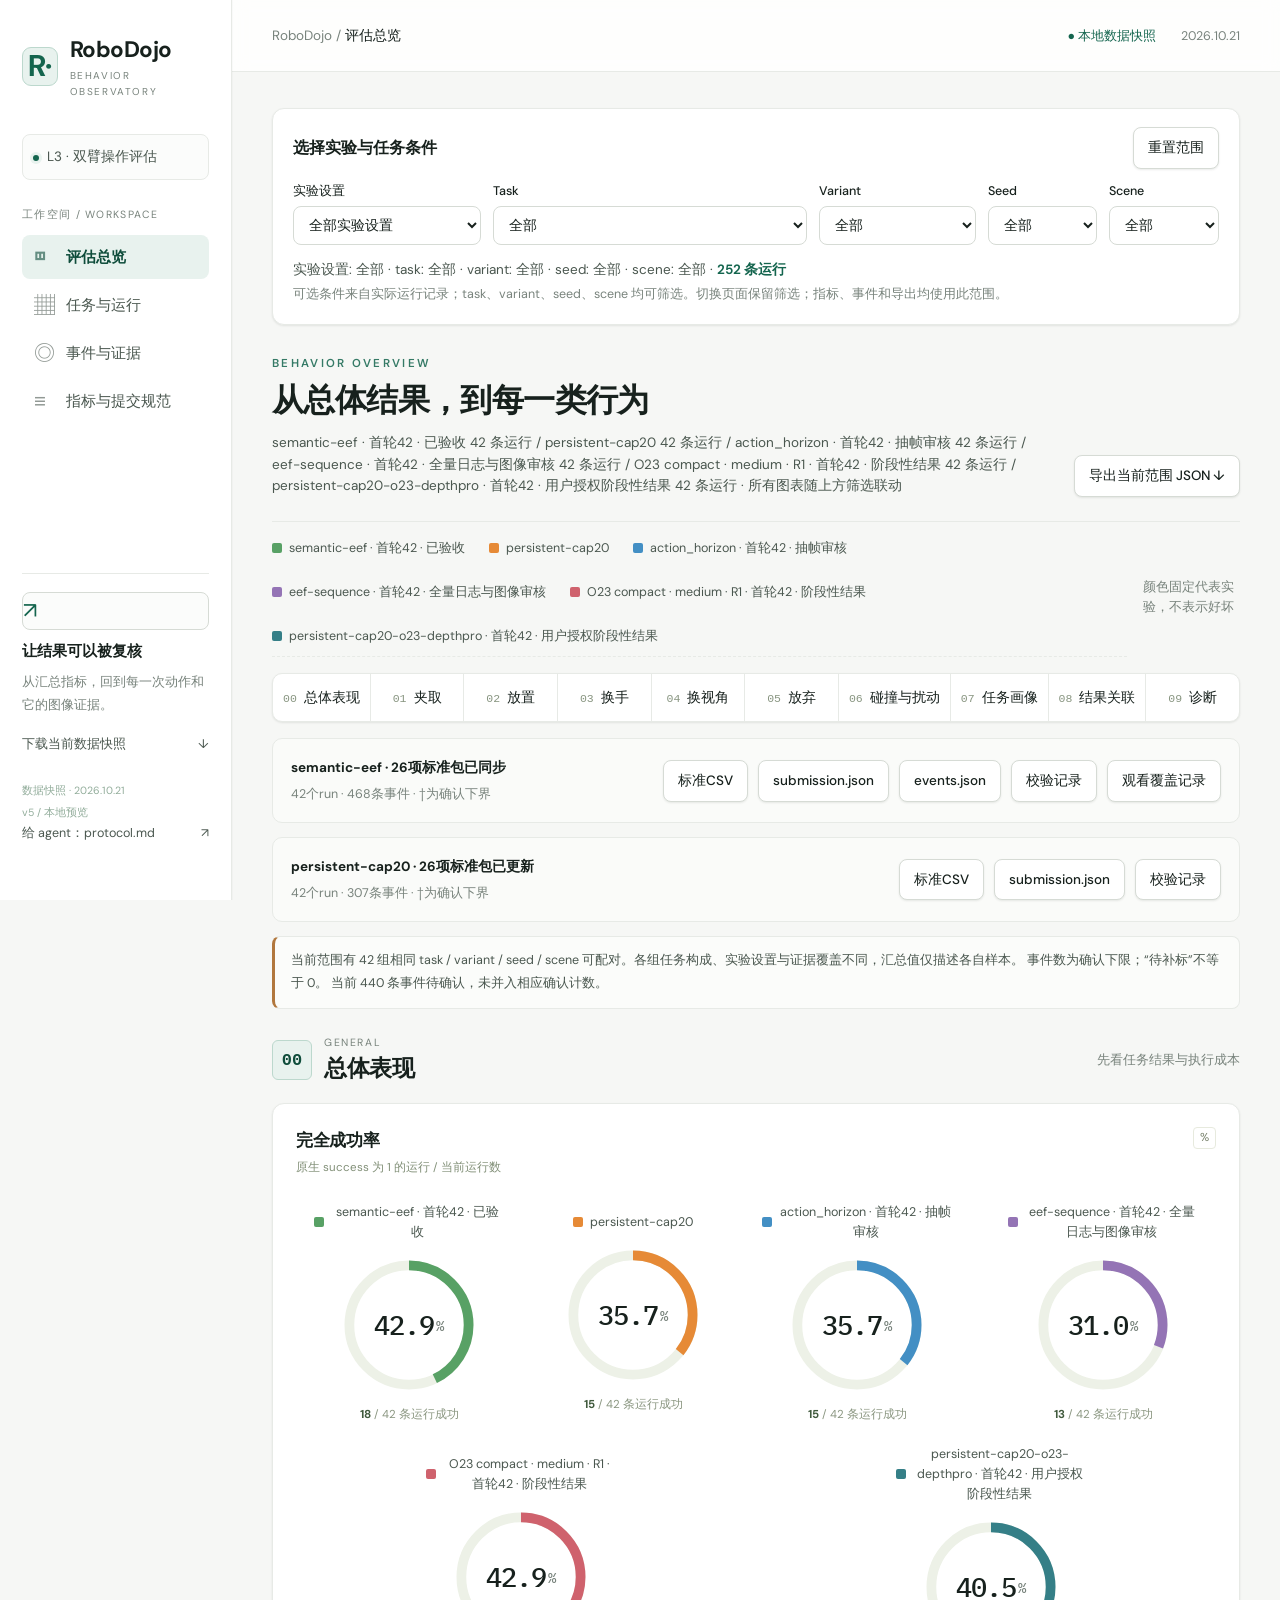
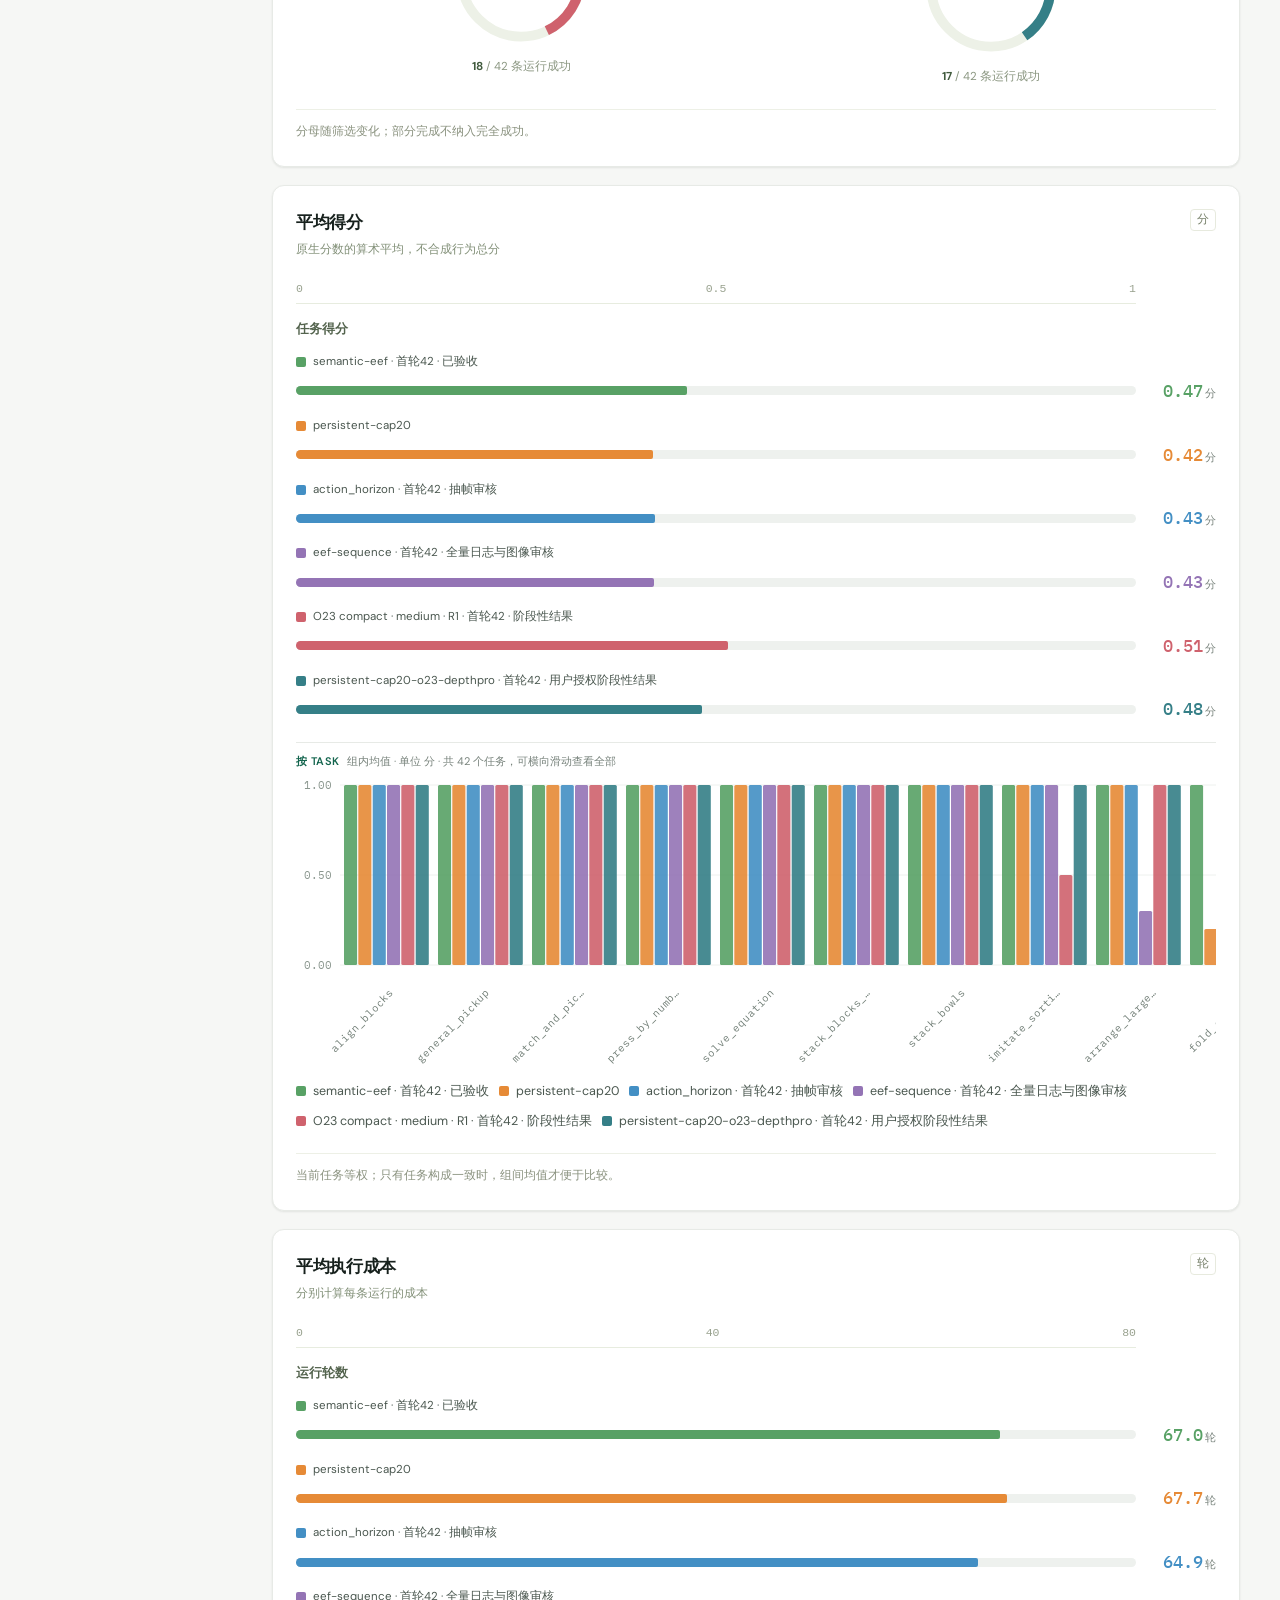
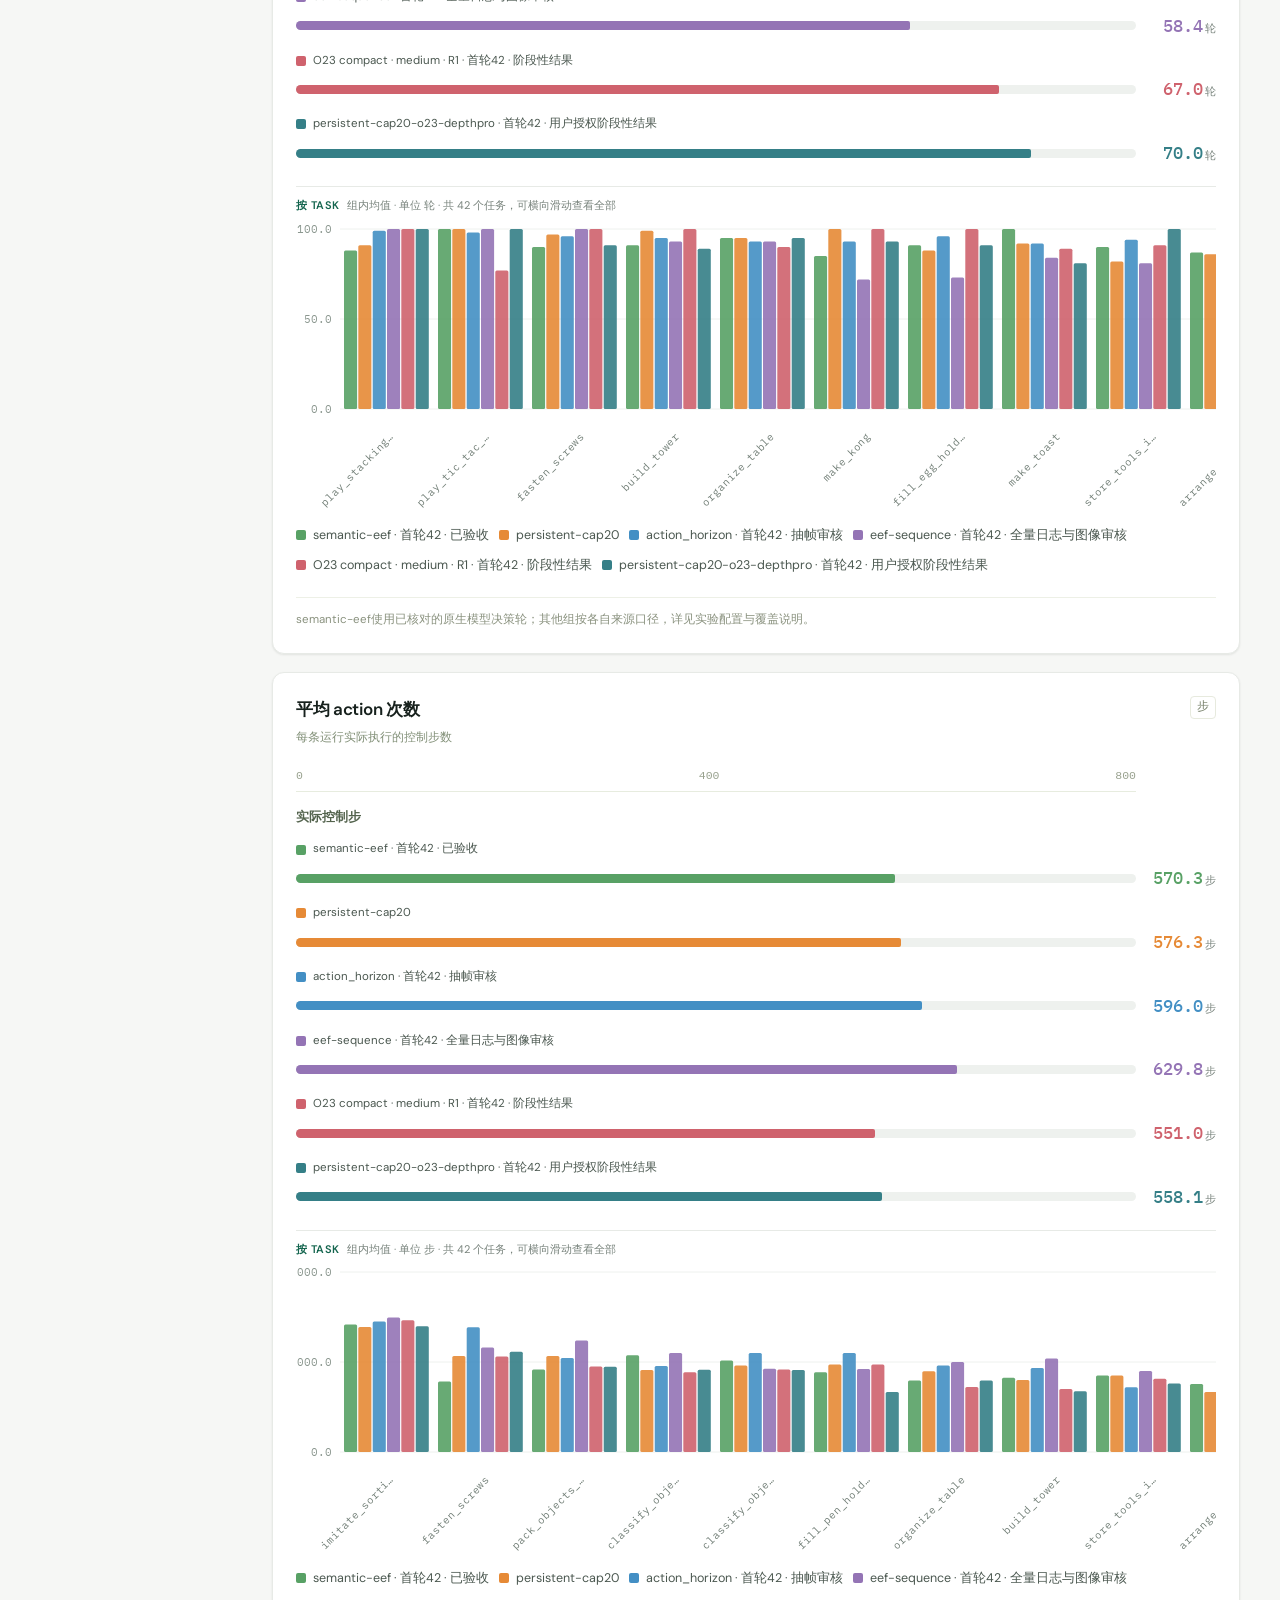
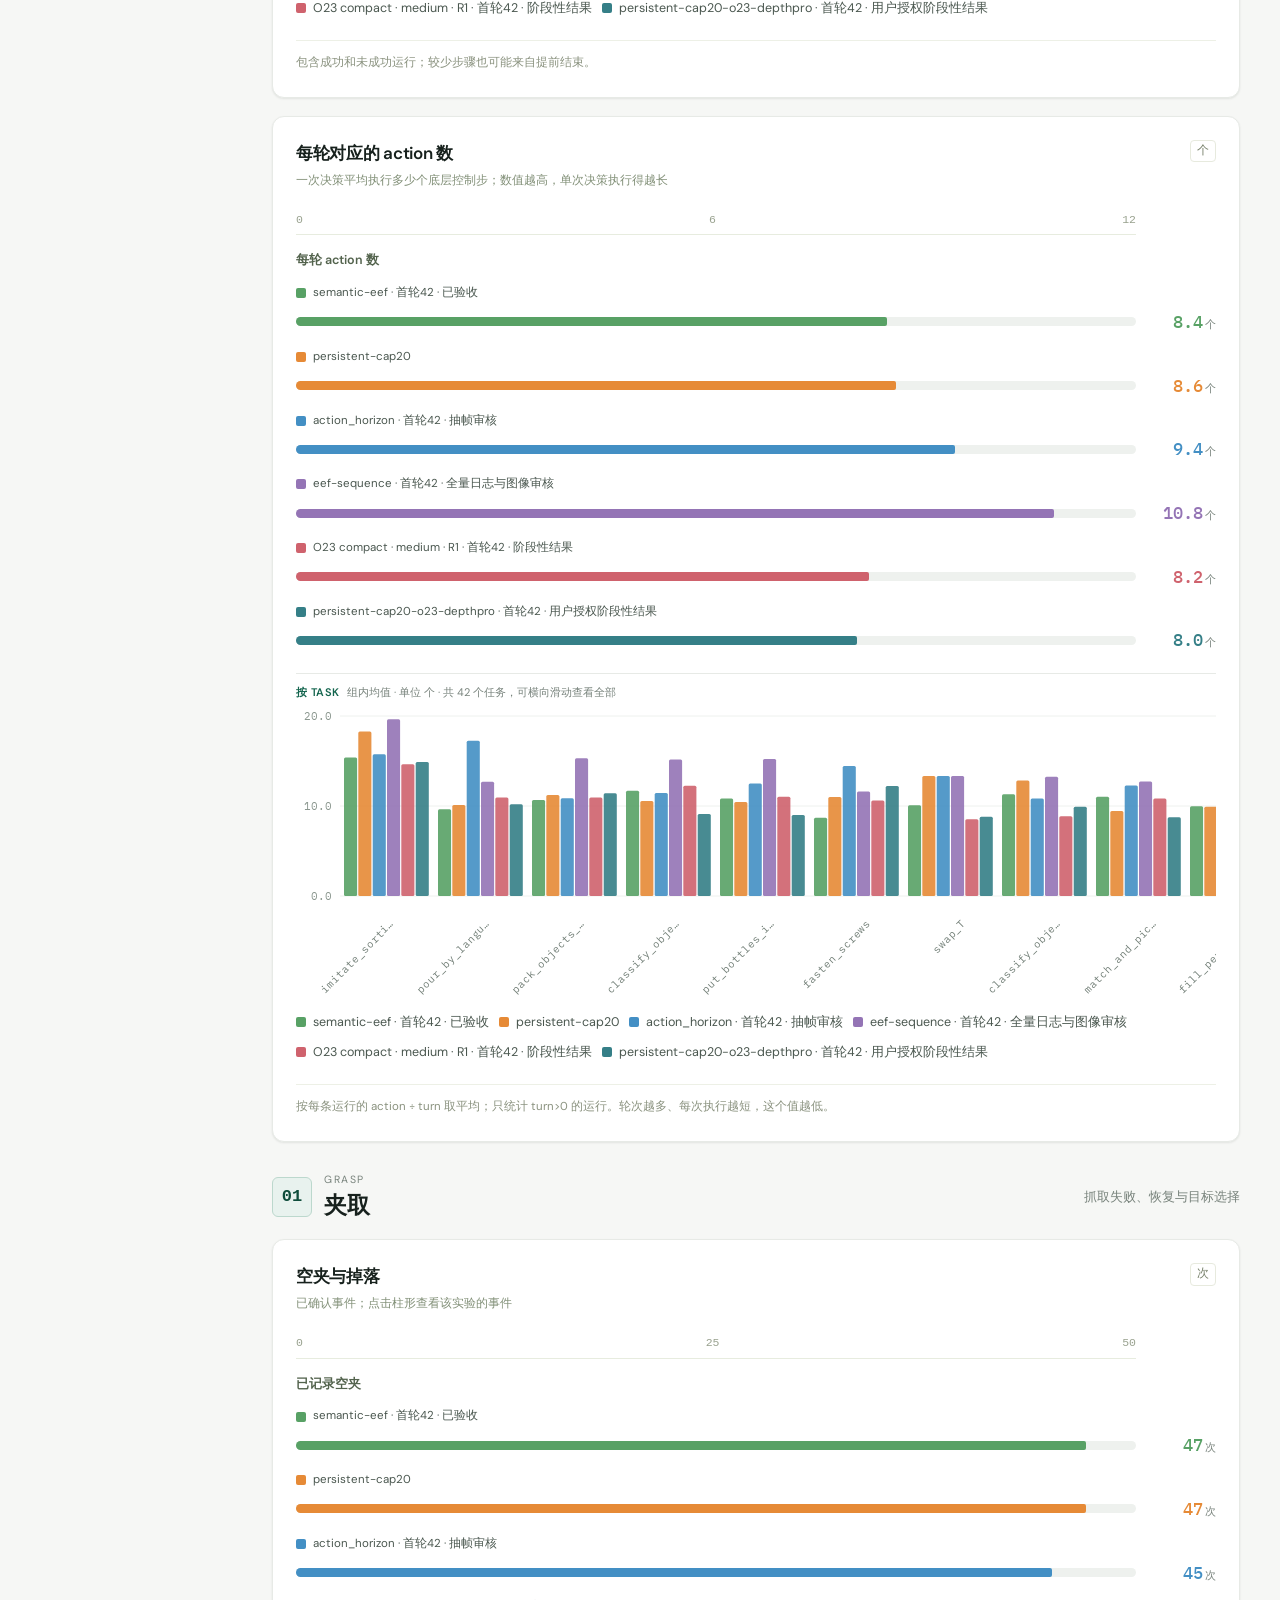
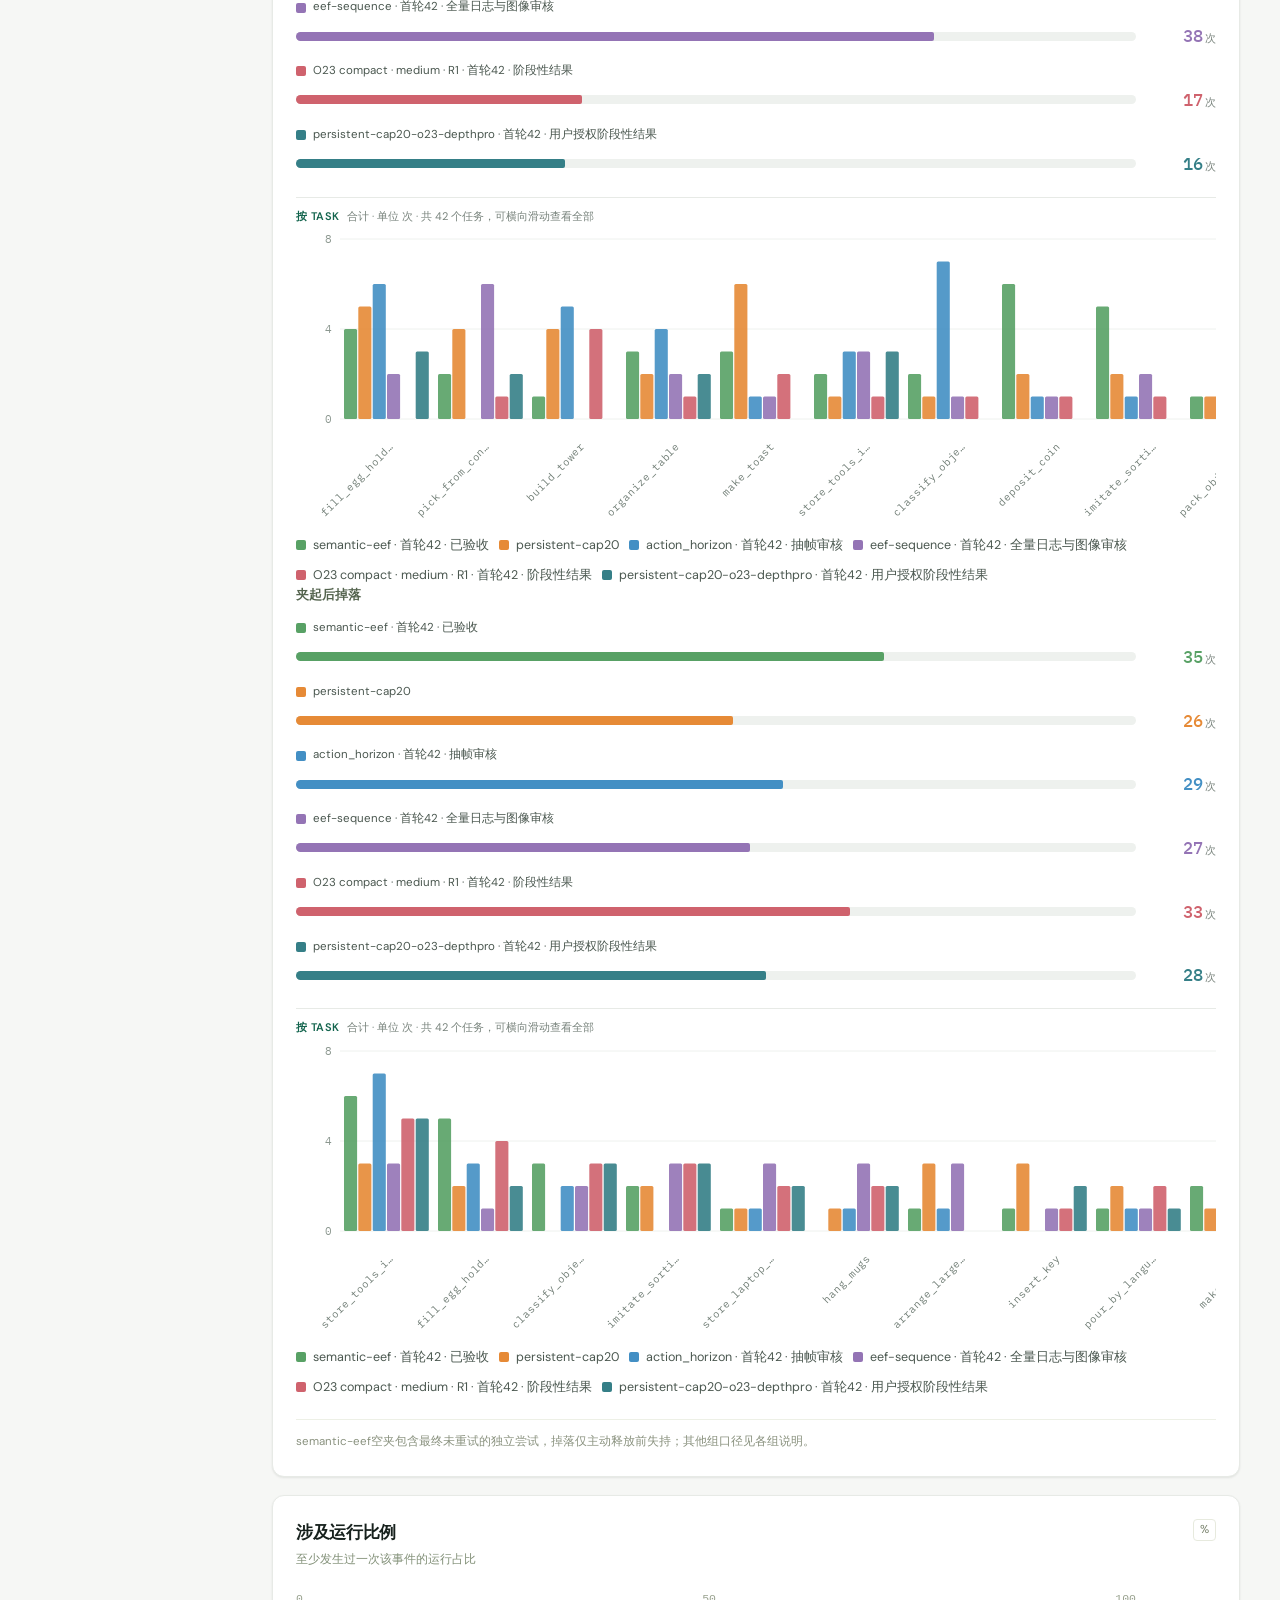
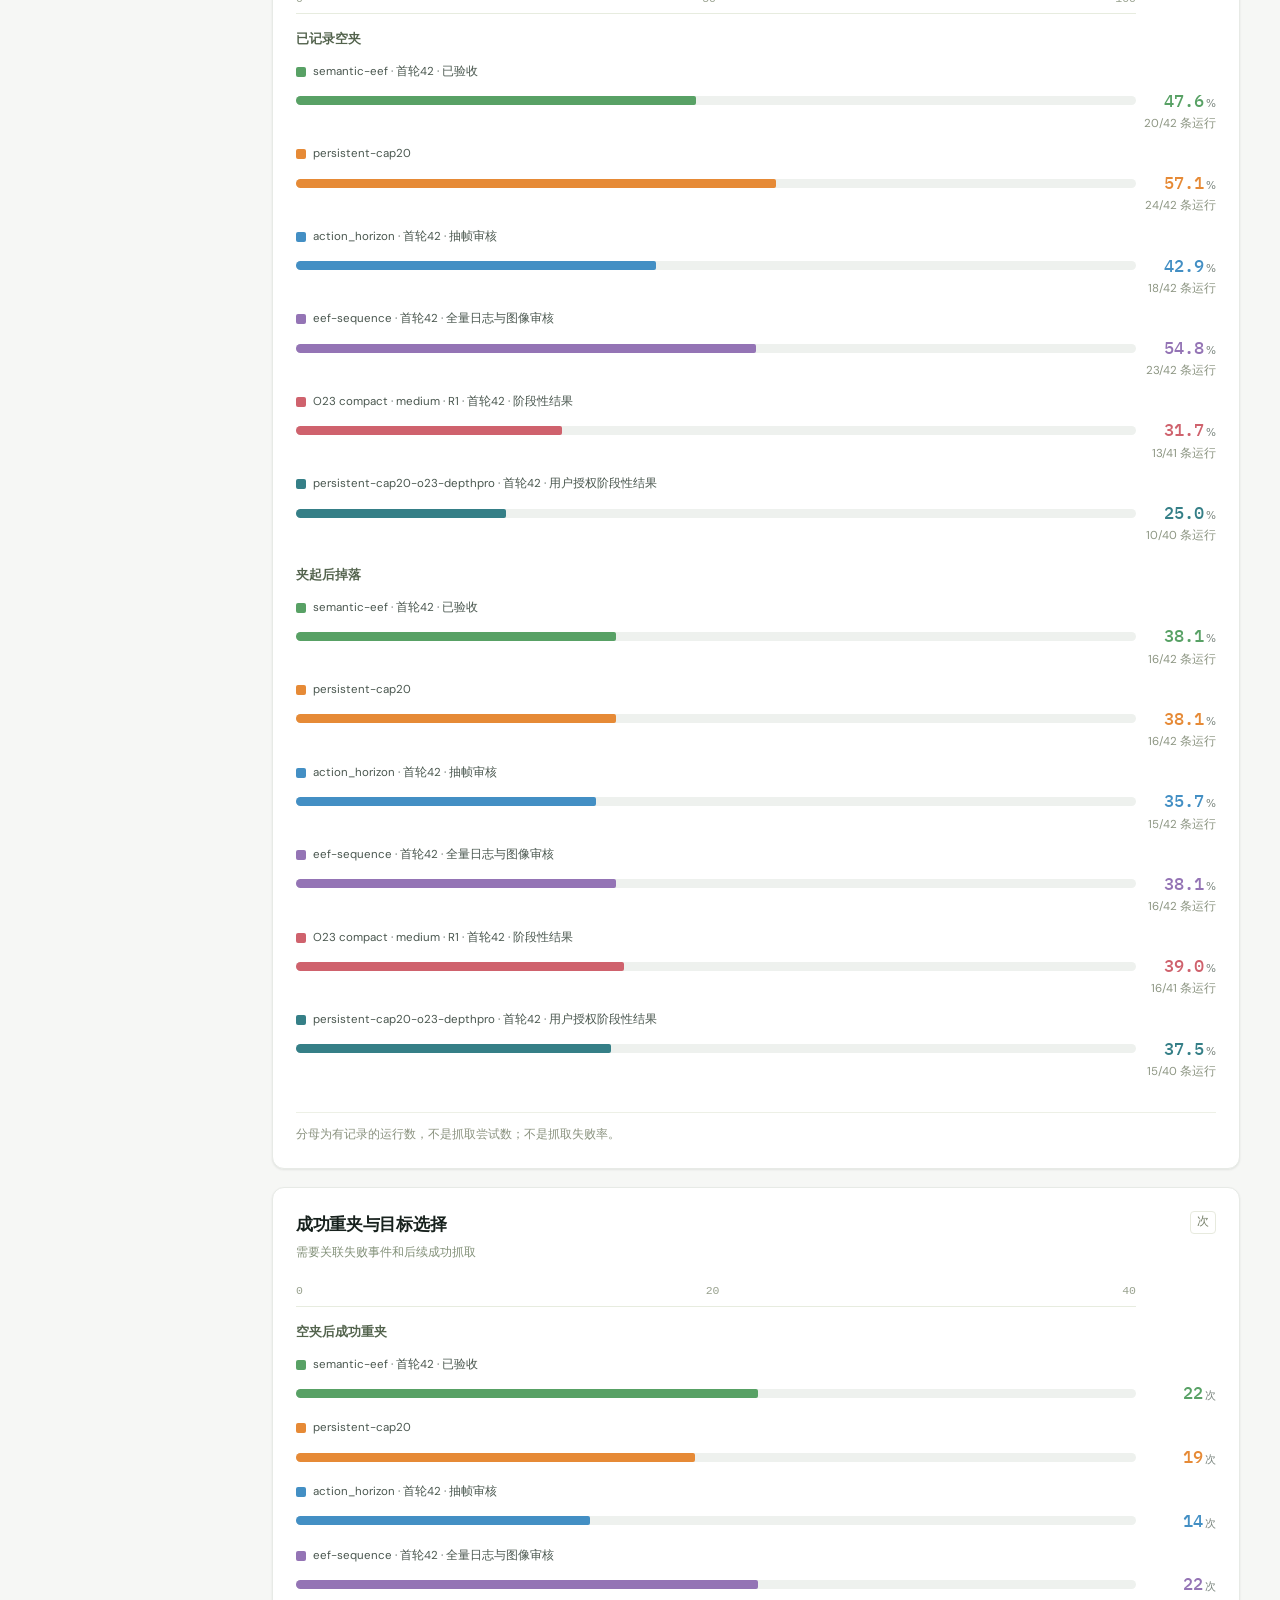
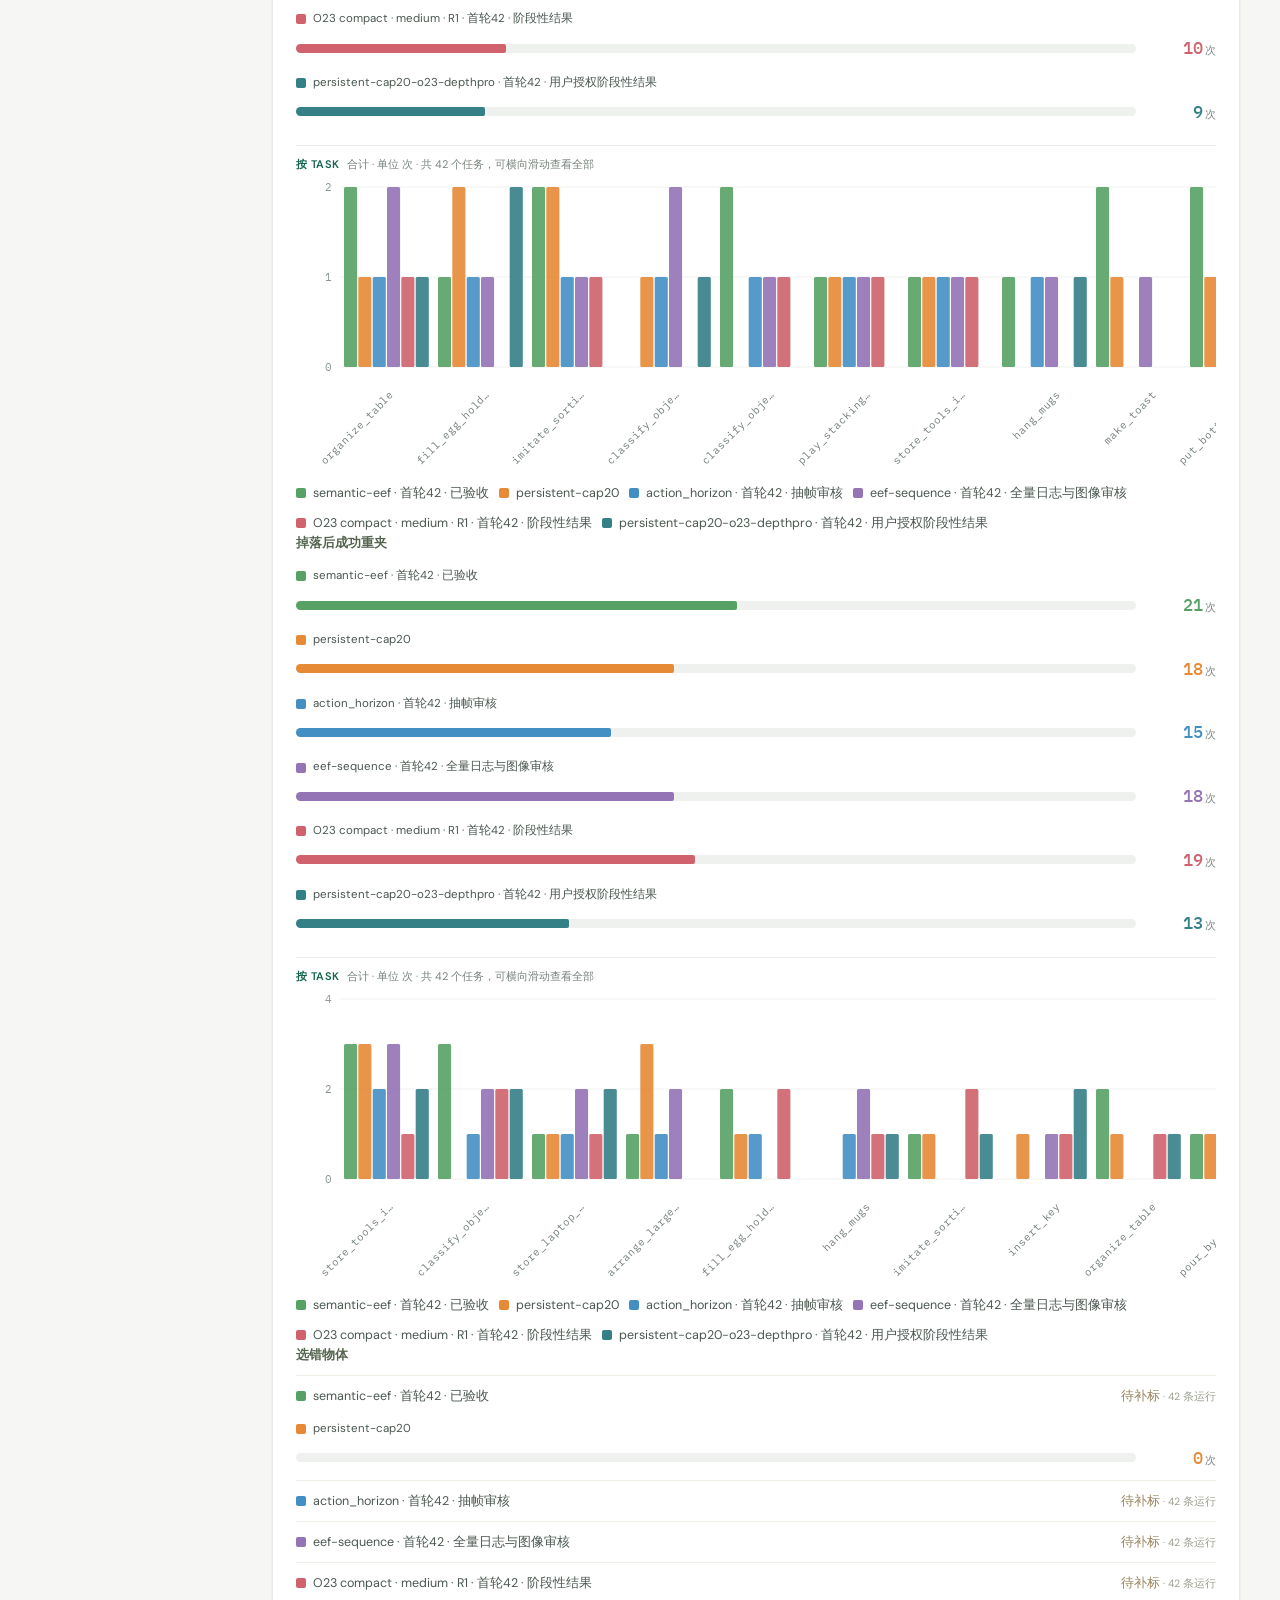
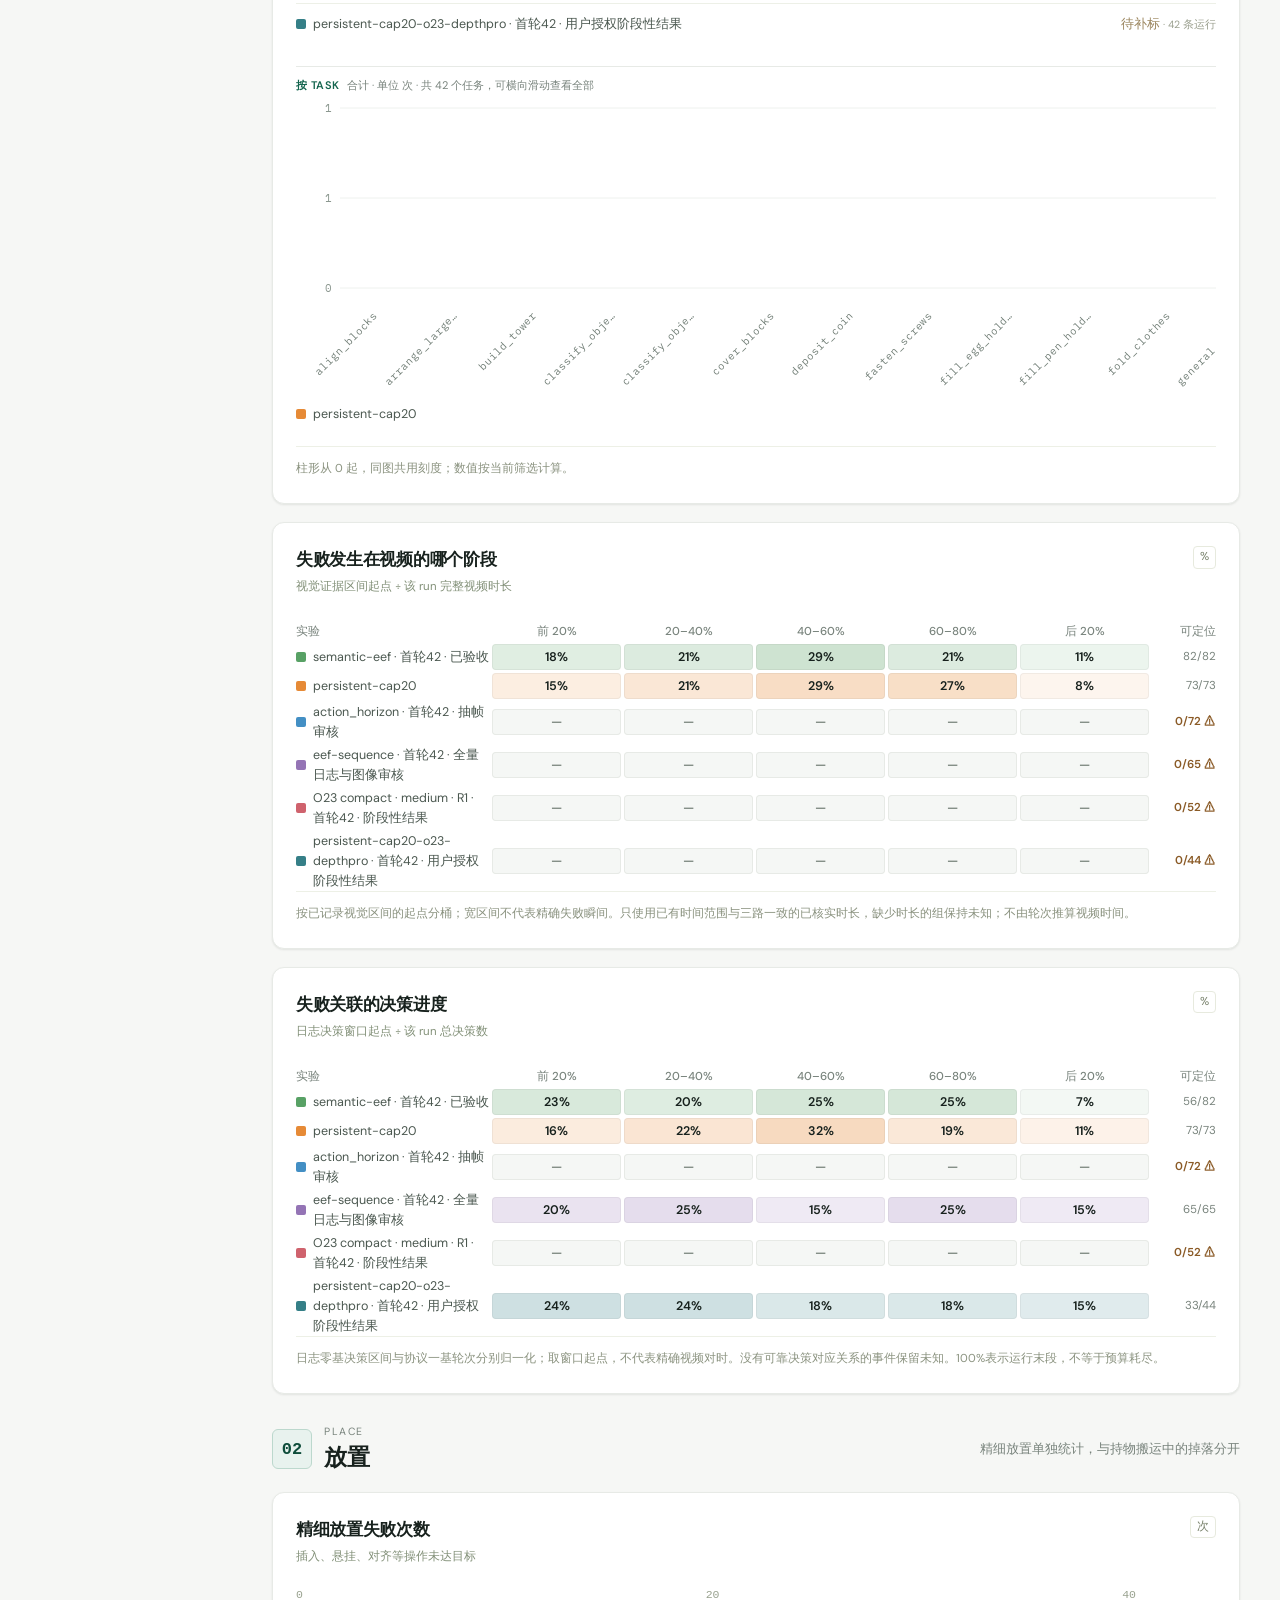
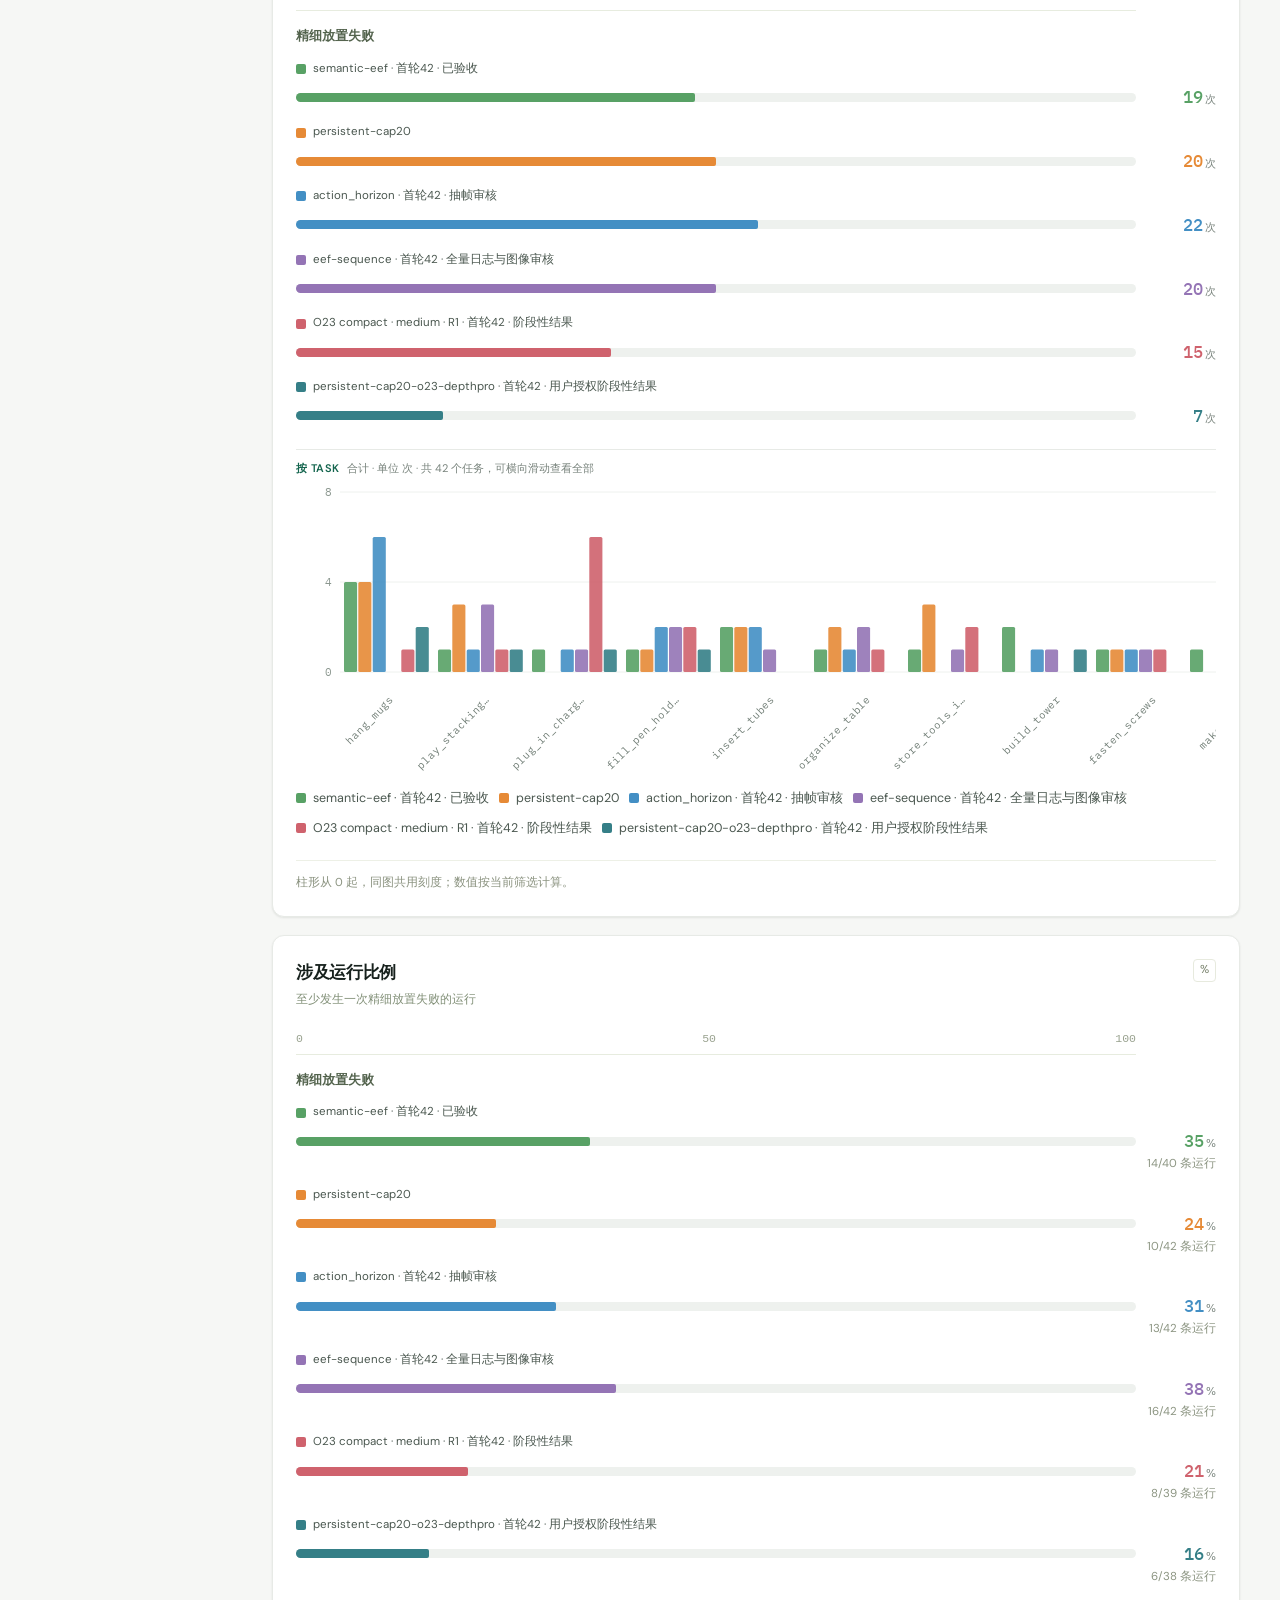
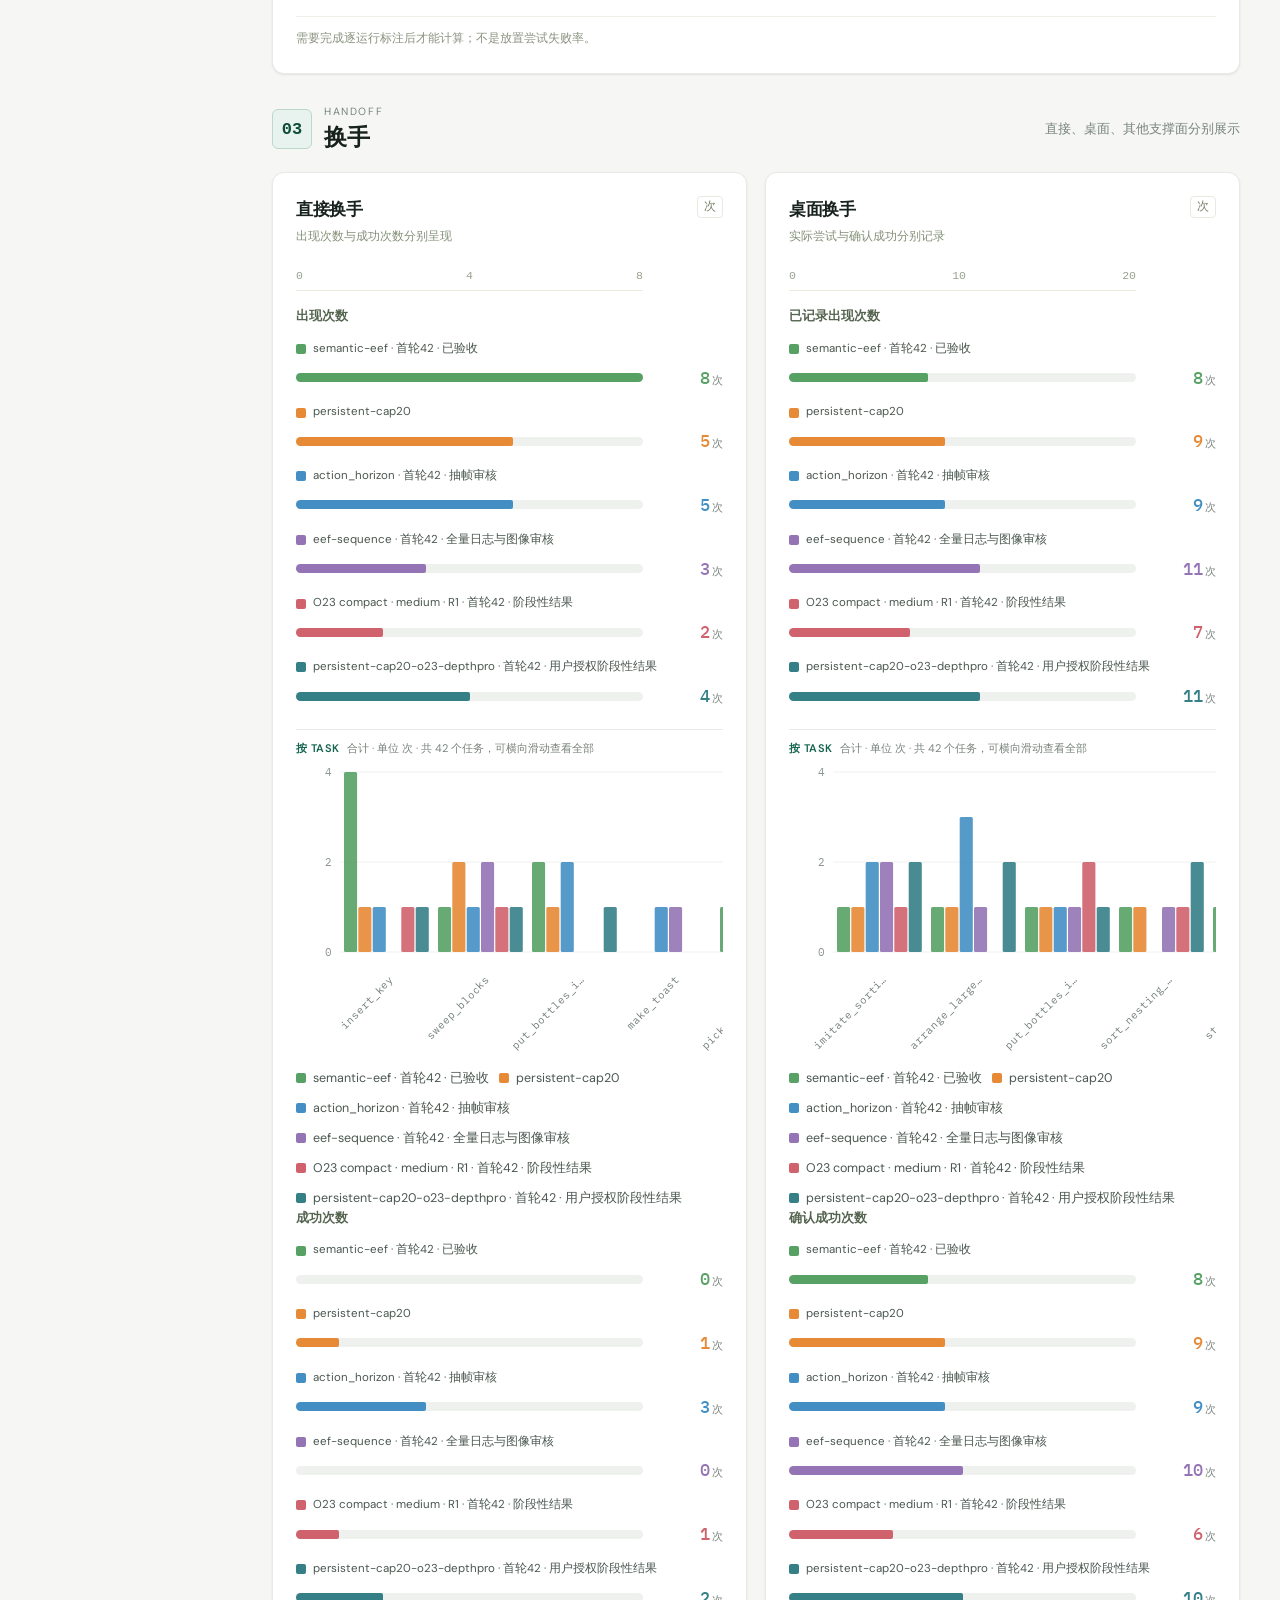
<file: index.html>
<!doctype html>
<html lang="zh-CN"><head><meta charset="utf-8"><meta name="viewport" content="width=device-width,initial-scale=1"><meta name="description" content="RoboDojo 双臂机器人行为评估：各实验首轮42任务的结果、空夹、掉落、换手与补视野证据。"><meta name="theme-color" content="#15382d"><link rel="icon" href="data:image/svg+xml,%3Csvg xmlns=%27http://www.w3.org/2000/svg%27 viewBox=%270 0 32 32%27%3E%3Crect width=%2732%27 height=%2732%27 rx=%278%27 fill=%27%2315382d%27/%3E%3Ctext x=%2716%27 y=%2722%27 font-family=%27Helvetica,Arial%27 font-size=%2718%27 font-weight=%27bold%27 fill=%27%23d4b382%27 text-anchor=%27middle%27%3ER%3C/text%3E%3C/svg%3E"><link rel="alternate" type="text/markdown" href="protocol.md"><title>RoboDojo — 行为评估看板</title><link rel="stylesheet" href="style.css?v=o23-20261023"><script src="data.js?v=o23-20261023" defer></script><script src="charts.js?v=o23-20261023" defer></script><script src="app.js?v=o23-20261023" defer></script></head>
<body>
<a class="skip" href="#main">跳转到内容</a>
<aside class="sidebar"><a href="#overview" class="brand"><span class="brand-icon">R<span>·</span></span><span>RoboDojo<small>BEHAVIOR OBSERVATORY</small></span></a><div class="workspace"><span class="status-dot"></span>L3 · 双臂操作评估</div><p class="nav-label">工作空间 / WORKSPACE</p><nav aria-label="主导航"><a href="#overview" data-page="overview"><span>◫</span>评估总览</a><a href="#cases" data-page="cases"><span>▦</span>任务与运行</a><a href="#events" data-page="events"><span>◎</span>事件与证据</a><a href="#protocol" data-page="protocol"><span>≡</span>指标与提交规范</a></nav><div class="sidebar-bottom"><div class="dataset-icon">↗</div><b>让结果可以被复核</b><p>从汇总指标，回到每一次动作和它的图像证据。</p><a href="audit-data.json" download>下载当前数据快照 <span>↓</span></a><small>数据快照 · 2026.10.21<br>v5 / 本地预览</small><a href="protocol.md">给 agent：protocol.md <span>↗</span></a></div></aside>
<div class="shell"><header class="topbar"><div><span class="breadcrumb">RoboDojo / </span><span id="crumb">评估总览</span></div><div class="top-meta"><span class="snapshot">● 本地数据快照</span><span>2026.10.21</span></div></header><main id="main" tabindex="-1"></main><footer>RoboDojo · Behavior Observatory <span>基于已完成的行为标注 · 事件数不等于失败率</span></footer></div>
<dialog id="case-dialog" aria-labelledby="detail-title"><div class="dialog-head"><span>CASE INSPECTOR / 任务详情</span><button class="icon-button" id="close-dialog" aria-label="关闭详情">×</button></div><div id="detail-content"></div></dialog><div class="toast" role="status" id="toast"></div>
</body></html>
</file>
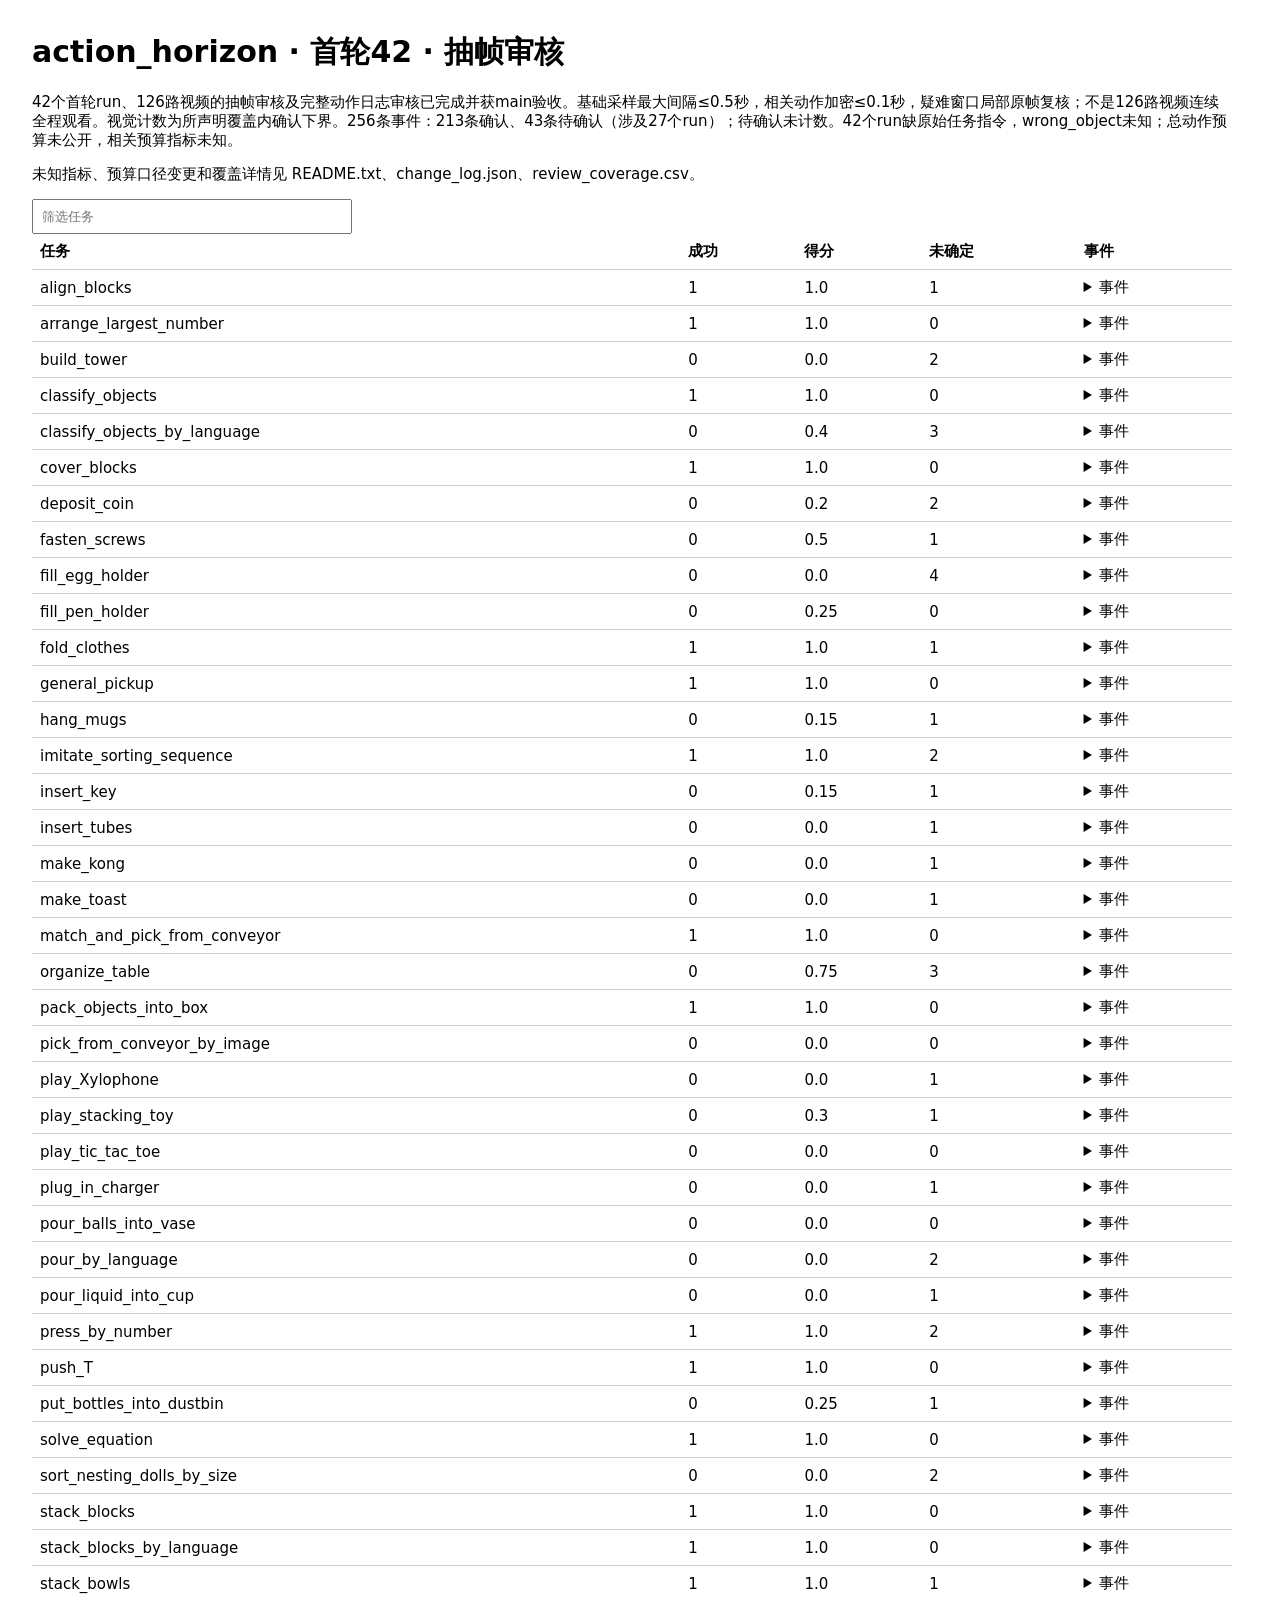
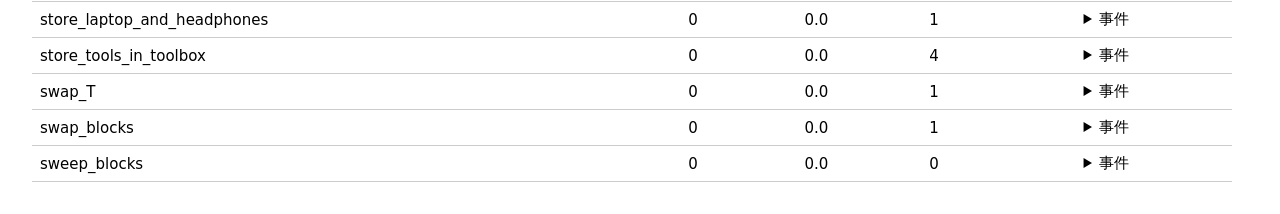
<file: submissions/action_horizon/report.html>
<!doctype html><html lang="zh"><meta charset="utf-8"><title>action_horizon 审核</title><style>body{font:15px system-ui;margin:32px;max-width:1200px}table{border-collapse:collapse;width:100%}td,th{border-bottom:1px solid #ccc;text-align:left;padding:8px}input{padding:8px;width:300px}</style><h1>action_horizon · 首轮42 · 抽帧审核</h1><p>42个首轮run、126路视频的抽帧审核及完整动作日志审核已完成并获main验收。基础采样最大间隔≤0.5秒，相关动作加密≤0.1秒，疑难窗口局部原帧复核；不是126路视频连续全程观看。视觉计数为所声明覆盖内确认下界。256条事件：213条确认、43条待确认（涉及27个run）；待确认未计数。42个run缺原始任务指令，wrong_object未知；总动作预算未公开，相关预算指标未知。</p><p>未知指标、预算口径变更和覆盖详情见 README.txt、change_log.json、review_coverage.csv。</p><input placeholder="筛选任务" aria-label="筛选任务" oninput="document.querySelectorAll('tbody tr').forEach(r=>r.hidden=!r.textContent.includes(this.value))"><table><thead><tr><th>任务</th><th>成功</th><th>得分</th><th>未确定</th><th>事件</th></tr></thead><tbody><tr><td>align_blocks</td><td>1</td><td>1.0</td><td>1</td><td><details><summary>事件</summary><p>align_blocks-grasp-slip · 待确认 · 尺端相对指尖滑移，重新开合后能在桌面推尺；缺乏明确悬空保持，因此不确认掉落及成功提拉恢复。</p></details></td></tr><tr><td>arrange_largest_number</td><td>1</td><td>1.0</td><td>0</td><td><details><summary>事件</summary><p>arrange_largest_number-e1 · 确认 · 确认</p><p>arrange_largest_number-e2 · 确认 · 确认</p><p>arrange_largest_number-e3 · 确认 · 确认</p><p>arrange_largest_number-e4 · 确认 · 确认</p><p>arrange_largest_number-e5 · 确认 · 确认</p><p>arrange_largest_number-e6 · 确认 · 确认</p><p>arrange_largest_number-e7 · 确认 · 确认</p><p>arrange_largest_number-e8 · 确认 · 确认</p></details></td></tr><tr><td>build_tower</td><td>0</td><td>0.0</td><td>2</td><td><details><summary>事件</summary><p>build_tower-e1 · 确认 · 实际闭合后提拉，物体未离支撑，夹爪空闭；没有有效持物。</p><p>build_tower-e2 · 确认 · 实际闭合后提拉，物体未离支撑，夹爪空闭；没有有效持物。</p><p>build_tower-e3 · 确认 · 实际闭合后提拉，物体未离支撑，夹爪空闭；没有有效持物。</p><p>build_tower-e4 · 确认 · 实际闭合后提拉，物体未离支撑，夹爪空闭；没有有效持物。</p><p>build_tower-e5 · 确认 · 实际闭合后提拉，物体未离支撑，夹爪空闭；没有有效持物。</p><p>build_tower-e6 · 确认 · 持板调整后主动张爪，木板侧翻落在白支撑旁，未形成上层桥面。</p><p>build_tower-e7 · 确认 · 按note补看目的实际移动视角。</p><p>build_tower-e8 · 确认 · 按note补看目的实际移动视角。</p><p>build_tower-e9 · 确认 · 按note补看目的实际移动视角。</p><p>build_tower-e10 · 确认 · 模型因剩余动作和决策预算放弃；当时已有94次决策。</p><p>build_tower-e11 · 待确认 · 右臂接近时白块位移；接触部位与是否属于正常夹取接触仍不明确。</p><p>build_tower-e12 · 待确认 · 明确因剩余motion预算放弃，但总动作上限缺失，无法判定接近或达到。</p></details></td></tr><tr><td>classify_objects</td><td>1</td><td>1.0</td><td>0</td><td><details><summary>事件</summary><p>classify_objects-E1 · 确认 · Shallow closure at feet; fully shut jaws rise empty while toy stays on table. No established airborne holding.</p><p>classify_objects-E2 · 确认 · Second shallow closure fully shuts, toy remains on table as jaws rise.</p><p>classify_objects-E3 · 确认 · Third grasp lifts toy firmly and sustains carry to white bin; one recovery for preceding two empty attempts.</p><p>classify_objects-E4 · 确认 · Right intentionally stages on bare table, actively releases; left independently grasps, carries and deposits in white bin.</p></details></td></tr><tr><td>classify_objects_by_language</td><td>0</td><td>0.4</td><td>3</td><td><details><summary>事件</summary><p>classify_objects_by_language-yellow-empty-1 · 确认 · 抓取闭合后物体未随提拉保持，随后空爪/重新打开。</p><p>classify_objects_by_language-yellow-empty-2 · 确认 · 抓取闭合后物体未随提拉保持，随后空爪/重新打开。</p><p>classify_objects_by_language-green-empty-1 · 确认 · 抓取闭合后物体未随提拉保持，随后空爪/重新打开。</p><p>classify_objects_by_language-green-empty-2 · 确认 · 抓取闭合后物体未随提拉保持，随后空爪/重新打开。</p><p>classify_objects_by_language-green-empty-3 · 确认 · 抓取闭合后物体未随提拉保持，随后空爪/重新打开。</p><p>classify_objects_by_language-yellow-drop · 确认 · 黄车先随夹爪上升，随后在闭爪状态失持并翻转落桌。</p><p>classify_objects_by_language-green-drop · 确认 · 绿车被夹持提起搬向白篮，14.04秒脱离闭爪并倒置落桌。</p><p>classify_objects_by_language-yellow-recovery · 确认 · 重新夹稳黄车，并连续提拉搬运至白篮。按前序掉落链归因，不重复计空夹恢复。</p><p>classify_objects_by_language-brown-grasp-candidate · 确认 · 闭爪后表留桌，note称滑落；无法从现有抽帧确认曾离桌。 连续原帧显示闭合时表未离桌，判空夹；后续搬运保持，恢复归因空夹。</p><p>classify_objects_by_language-brown-recovery-candidate · 确认 · 第二次夹稳并搬入蓝篮；前一次失败类型待判，不重复归因。 连续原帧显示闭合时表未离桌，判空夹；后续搬运保持，恢复归因空夹。</p><p>classify_objects_by_language-green-final-candidate · 确认 · 末次闭合后绿车仍留桌，未确认有效离桌持物。</p><p>classify_objects_by_language-budget-stop · 待确认 · 模型宣布用剩余运动预算回家并停止绿车任务，随后继续回家动作。</p><p>classify_objects_by_language-rim-contact-0 · 待确认 · 左爪在白篮沿旁接近倒置绿车，篮沿遮挡接触点；未见篮明确位移，不能由重叠确认异常碰撞。</p><p>classify_objects_by_language-rim-contact-1 · 待确认 · 左爪在白篮沿旁接近倒置绿车，篮沿遮挡接触点；未见篮明确位移，不能由重叠确认异常碰撞。</p></details></td></tr><tr><td>cover_blocks</td><td>1</td><td>1.0</td><td>0</td><td><details><summary>事件</summary><p>cover_blocks-E1 · 确认 · One continuous seating attempt with small lift/reseat ends in release of tilted cup, red remains exposed. No separately established loss of airborne grip; not counted as drop.</p><p>cover_blocks-E2 · 确认 · Executed wrist motion changes observation of cover seating.</p><p>cover_blocks-E3 · 确认 · Executed wrist motion changes observation of cover seating.</p><p>cover_blocks-E4 · 确认 · Executed wrist motion changes observation of cover seating.</p><p>cover_blocks-E5 · 确认 · Executed wrist motion changes observation of cover seating.</p></details></td></tr><tr><td>deposit_coin</td><td>0</td><td>0.2</td><td>2</td><td><details><summary>事件</summary><p>deposit_coin-E1 · 确认 · Closed left jaws lift empty while coin stays upright in holder.</p><p>deposit_coin-E2 · 确认 · Closed descending jaw pushes coin out of holder; coin tumbles flat, without prior secure lift.</p><p>deposit_coin-E3 · 确认 · Left raises and clears coin to observe its settled location.</p><p>deposit_coin-E4 · 确认 · Second closure grasps flat coin; lifted and retained during rotation and transport.</p><p>deposit_coin-E5 · 确认 · Coin slips from closed left jaws before any release command and lands beside bank.</p><p>deposit_coin-E6 · 待确认 · Arms overlap and idle wrist shifts; actual inter-arm contact cannot be confirmed.</p><p>deposit_coin-E7 · 待确认 · Budget-related give_up, state near/reached unspecified.</p></details></td></tr><tr><td>fasten_screws</td><td>0</td><td>0.5</td><td>1</td><td><details><summary>事件</summary><p>fasten_screws-empty-red · 确认 · 空夹一次</p><p>fasten_screws-recover-red · 确认 · 重夹后提拉搬运稳定</p><p>fasten_screws-view-left · 确认 · 同臂补视野阶段一次</p><p>fasten_screws-blue-insert-fail · 确认 · 偏心接触后退出重新对中，确认一次精细装配失败</p><p>fasten_screws-budget-stop · 待确认 · 因剩余motion-call预算放弃进一步拧紧</p></details></td></tr><tr><td>fill_egg_holder</td><td>0</td><td>0.0</td><td>4</td><td><details><summary>事件</summary><p>fill_egg_holder-e001 · 确认 · 夹爪实际闭合后未形成有效夹持；后续提起/打开时目标留在支撑面。</p><p>fill_egg_holder-e002 · 确认 · 夹爪实际闭合后未形成有效夹持；后续提起/打开时目标留在支撑面。</p><p>fill_egg_holder-e003 · 确认 · 夹爪实际闭合后未形成有效夹持；后续提起/打开时目标留在支撑面。</p><p>fill_egg_holder-e004 · 确认 · 夹爪实际闭合后未形成有效夹持；后续提起/打开时目标留在支撑面。</p><p>fill_egg_holder-e005 · 确认 · 夹爪实际闭合后未形成有效夹持；后续提起/打开时目标留在支撑面。</p><p>fill_egg_holder-e006 · 确认 · 夹爪实际闭合后未形成有效夹持；后续提起/打开时目标留在支撑面。</p><p>fill_egg_holder-e007 · 确认 · 形成离支撑夹持后，在主动开爪前脱离；见连续抽样持物至空爪变化。</p><p>fill_egg_holder-e008 · 确认 · 形成离支撑夹持后，在主动开爪前脱离；见连续抽样持物至空爪变化。</p><p>fill_egg_holder-e009 · 确认 · 形成离支撑夹持后，在主动开爪前脱离；见连续抽样持物至空爪变化。</p><p>fill_egg_holder-e010 · 确认 · 篮中连续空夹后稳定提起并保持搬运；只计一次恢复。</p><p>fill_egg_holder-e011 · 确认 · 桌面掉落蛋经多次未成抓取后最终稳定夹起、搬运放入盒；归入掉落链，不重复计空夹恢复。</p><p>fill_egg_holder-e012 · 确认 · 实际撤离盒盖，恢复盒盖及篮中蛋观察；note明确inspect目的。</p><p>fill_egg_holder-e013 · 待确认 · 蛋短暂位于爪间后回篮；是否形成离支撑有效夹持无法确认，空夹/掉落互斥待定。</p><p>fill_egg_holder-e014 · 待确认 · 最后一次闭合后蛋回篮，瞬时离篮高度被爪遮挡，不能确认掉落或空夹，更不能确认成功恢复。</p><p>fill_egg_holder-e015 · 待确认 · 盒盖在持蛋跨越时突然关闭，可能爪/持物触碰；接触点遮挡，不能仅凭重叠确认手臂异常碰撞。</p><p>fill_egg_holder-e016 · 待确认 · 明确预算原因放弃，但motion budget未说明动作或turn及近/达到；配置无总体控制步cap，不能用单调用32替代。</p><p>fill_egg_holder-e017 · 确认 · 主动释放后实际向上撤臂以检查杯孔内的蛋，note明确Withdraw vertically to inspect the placement。</p></details></td></tr><tr><td>fill_pen_holder</td><td>0</td><td>0.25</td><td>0</td><td><details><summary>事件</summary><p>fill_pen_holder-cyan-rim · 确认 · 笔触杯沿倾斜，退出后重新定向并再次插入。</p><p>fill_pen_holder-black-release · 确认 · 主动张爪释放后笔向杯外翻转下落；46.52后横于杯外，插入失败。最终静止位置因视频终止未见。</p></details></td></tr><tr><td>fold_clothes</td><td>1</td><td>1.0</td><td>1</td><td><details><summary>事件</summary><p>fold_clothes-wrist-candidate · 待确认 · 双腕拥挤疑似接触，无法确认非预期接触</p></details></td></tr><tr><td>general_pickup</td><td>1</td><td>1.0</td><td>0</td><td><details><summary>事件</summary></details></td></tr><tr><td>hang_mugs</td><td>0</td><td>0.15</td><td>1</td><td><details><summary>事件</summary><p>hang_mugs-empty · 确认 · 首次闭合后空手抬起</p><p>hang_mugs-recover-empty · 确认 · 再次夹住杯口并提起保持</p><p>hang_mugs-drop · 确认 · 靠近挂钩时从闭合夹爪滑落，未悬挂</p><p>hang_mugs-recover-drop · 确认 · 重新抓起同一粉杯，搬运中保持</p><p>hang_mugs-hang3 · 确认 · 再次提起对钩，释放后杯停桌面</p><p>hang_mugs-right-observe1 · 确认 · 异侧臂实际移动补看杯把与挂钩，观察缺口以note为依据。</p><p>hang_mugs-right-observe2 · 确认 · 异侧臂实际移动补看杯把与挂钩，观察缺口以note为依据。</p><p>hang_mugs-left-observe1 · 确认 · 异侧臂实际移动补看杯把与挂钩，观察缺口以note为依据。</p><p>hang_mugs-left-observe2 · 确认 · 异侧臂实际移动补看杯把与挂钩，观察缺口以note为依据。</p><p>hang_mugs-right-observe3 · 确认 · 异侧臂实际移动补看杯把与挂钩，观察缺口以note为依据。</p><p>hang_mugs-budget · 待确认 · 明确因remaining budget放弃，但未说预算类型和接近/达到。</p><p>hang_mugs-red-backoff · 确认 · 杯把对钩未进入，17.36–17.60抬离退出后改变角度重新接近；后续另一尝试挂住。</p><p>hang_mugs-pink-backoff1 · 确认 · 杯体先抵近挂钩，杯把未套住，25.04退出重试。</p><p>hang_mugs-pink-backoff2 · 确认 · 再次靠钩未套入，抬离退开后重试。</p><p>hang_mugs-hang2 · 确认 · 重新靠钩，释放后杯落到桌面，未悬挂。</p></details></td></tr><tr><td>imitate_sorting_sequence</td><td>1</td><td>1.0</td><td>2</td><td><details><summary>事件</summary><p>imitate_sorting_sequence-e1 · 确认 · 确认</p><p>imitate_sorting_sequence-e2 · 确认 · 确认</p><p>imitate_sorting_sequence-e3 · 确认 · 确认</p><p>imitate_sorting_sequence-e4 · 确认 · 确认</p><p>imitate_sorting_sequence-e5 · 待确认 · 候选类型未定</p><p>imitate_sorting_sequence-e6 · 待确认 · 候选类型未定</p></details></td></tr><tr><td>insert_key</td><td>0</td><td>0.15</td><td>1</td><td><details><summary>事件</summary><p>insert_key-handoff · 确认 · 直接换手成功</p><p>insert_key-view-24 · 确认 · 异侧补视野</p><p>insert_key-view-26 · 确认 · 异侧补视野</p><p>insert_key-view-39 · 确认 · 异侧补视野</p><p>insert_key-insert-1 · 确认 · 插入未成后退出</p><p>insert_key-insert-2 · 确认 · 插入未成后退出</p><p>insert_key-final-insert · 待确认 · 最终插入/转动结果不确定</p></details></td></tr><tr><td>insert_tubes</td><td>0</td><td>0.0</td><td>1</td><td><details><summary>事件</summary><p>insert_tubes-e001 · 确认 · 持续夹持后，闭合爪内试管失持落下；并非主动张爪释放。</p><p>insert_tubes-e002 · 确认 · 持续夹持后，闭合爪内试管失持落下；并非主动张爪释放。</p><p>insert_tubes-e003 · 确认 · 同一试管重新夹稳，后续提起搬运中保持；不计有意换手。</p><p>insert_tubes-e004 · 确认 · 同一试管重新夹稳，后续提起搬运中保持；不计有意换手。</p><p>insert_tubes-e005 · 确认 · 右腕移入并转向，补看左手持管与架孔对齐。</p><p>insert_tubes-e006 · 确认 · 右腕移入并转向，补看左手持管与架孔对齐。</p><p>insert_tubes-e007 · 确认 · 左手张爪撤离以检查失持试管的停留位置。</p><p>insert_tubes-e008 · 确认 · 插入尝试未保持进入孔位；第一次退出后管横落架面，末次主动释放后管横倒脱离孔位。</p><p>insert_tubes-e009 · 确认 · 插入尝试未保持进入孔位；第一次退出后管横落架面，末次主动释放后管横倒脱离孔位。</p><p>insert_tubes-e010 · 待确认 · 明确因剩余steps不足放弃插入及归位；未明确整体预算类型、上限或near/reached状态。</p></details></td></tr><tr><td>make_kong</td><td>0</td><td>0.0</td><td>1</td><td><details><summary>事件</summary><p>make_kong-view · 确认 · 右臂靠近以读取牌面，实际移动及note一致。</p><p>make_kong-neighbor-contact · 确认 · 接近时手指带动相邻牌转位，仍站立。</p><p>make_kong-arms · 确认 · 左腕/前臂触右夹爪，右臂受推转动，note亦报告碰撞。</p><p>make_kong-placement-boundary · 待确认 · 末段朝牌列右端移动并降低，但仍夹持悬空；无法区分未到位接近与已开始精确放置。</p></details></td></tr><tr><td>make_toast</td><td>0</td><td>0.0</td><td>1</td><td><details><summary>事件</summary><p>make_toast-e01 · 确认 · drop</p><p>make_toast-e02 · 确认 · successful direct handoff</p><p>make_toast-e03 · 确认 · opposite-arm view adjustment</p><p>make_toast-e04 · 确认 · first insertion fails and exits</p><p>make_toast-e05 · 确认 · opposite-arm view adjustment</p><p>make_toast-e06 · 确认 · second insertion fails after release</p><p>make_toast-e07 · 确认 · drop</p><p>make_toast-e08 · 确认 · empty corner pinch</p><p>make_toast-e09 · 待确认 · possible jaw contact</p></details></td></tr><tr><td>match_and_pick_from_conveyor</td><td>1</td><td>1.0</td><td>0</td><td><details><summary>事件</summary><p>match_and_pick_from_conveyor-view-7 · 确认 · 左腕实际俯仰改变观察带面范围；note明确补看目的。</p><p>match_and_pick_from_conveyor-view-9 · 确认 · 左腕实际俯仰改变观察带面范围；note明确补看目的。</p><p>match_and_pick_from_conveyor-view-12 · 确认 · 左腕实际俯仰改变观察带面范围；note明确补看目的。</p><p>match_and_pick_from_conveyor-contact-green · 确认 · 左指靠近并接触绿色长柄玩具，玩具在接触后旋转偏移；非圆形目标抓取所需的接触。</p><p>match_and_pick_from_conveyor-green-tip · 确认 · 左腕连续帧12.16–12.4可见绿色长柄玩具从正面到背面朝上，确认翻倒。</p><p>match_and_pick_from_conveyor-view-11 · 确认 · 左腕实际改变俯仰，视野由带面转向近侧边缘；在等待物体时主动继续观察，属于同一观察缺口的补视野阶段。</p></details></td></tr><tr><td>organize_table</td><td>0</td><td>0.75</td><td>3</td><td><details><summary>事件</summary><p>organize_table-e1 · 确认 · 夹爪闭合后为空，未形成可持续有效夹持。</p><p>organize_table-e2 · 确认 · 夹爪闭合后为空，未形成可持续有效夹持。</p><p>organize_table-e3 · 确认 · 夹爪闭合后为空，未形成可持续有效夹持。</p><p>organize_table-e4 · 确认 · 夹爪闭合后为空，未形成可持续有效夹持。</p><p>organize_table-e5 · 确认 · 两次空夹后第三次抓稳底座并持续搬运。</p><p>organize_table-e6 · 确认 · 张开夹爪接近底座时推倒当前目标摆件；非目标碰倒不计。</p><p>organize_table-e7 · 确认 · 精确放置于小标记，释放后侧躺，未直立对齐。</p><p>organize_table-e8 · 确认 · 根据note补视野，实际撤臂改变可见关系。</p><p>organize_table-e9 · 确认 · 根据note补视野，实际撤臂改变可见关系。</p><p>organize_table-e10 · 待确认 · 首次尖端浅夹后滑离，第二次有效抓持；未能确认首次完全离开支撑。</p><p>organize_table-e11 · 待确认 · 明确因剩余budget不足放弃，但未指明预算种类。</p><p>organize_table-e12 · 待确认 · 搬运摆件靠近柜边，有遮挡及阻碍note，但未确认非预期接触。</p></details></td></tr><tr><td>pack_objects_into_box</td><td>1</td><td>1.0</td><td>0</td><td><details><summary>事件</summary><p>pack_objects_into_box-e001 · 确认 · 小车已持续夹持搬运，闭合爪间滑离并落入箱内；随后才张爪。</p><p>pack_objects_into_box-e002 · 确认 · 木槌仍留箱内，夹爪闭合于柄前未形成夹持，重新张开再试。</p><p>pack_objects_into_box-e003 · 确认 · 木槌仍留箱内，夹爪闭合于柄前未形成夹持，重新张开再试。</p><p>pack_objects_into_box-e004 · 确认 · 第三次闭合夹稳木槌，提起并持续旋转搬运。</p><p>pack_objects_into_box-e005 · 确认 · 撤离执行手，恢复箱内物体可见性；note明确检查目的。</p><p>pack_objects_into_box-e006 · 确认 · 撤离执行手，恢复箱内物体可见性；note明确检查目的。</p><p>pack_objects_into_box-e007 · 确认 · 撤离执行手，恢复箱内物体可见性；note明确检查目的。</p><p>pack_objects_into_box-e008 · 确认 · 张爪后撤退钩带箱沿，箱体随夹爪转动后分离。</p><p>pack_objects_into_box-e009 · 确认 · 接近时夹爪撞到展开的箱盖，箱体偏移；note随后明确记录接触。</p></details></td></tr><tr><td>pick_from_conveyor_by_image</td><td>0</td><td>0.0</td><td>0</td><td><details><summary>事件</summary><p>pick_from_conveyor_by_image-dog-slip · 确认 · 15.52–15.64提起狗玩具离开带面；15.68开始滑转，15.84脱离闭合夹爪，15.88落回输送带。</p><p>pick_from_conveyor_by_image-dog-recovery · 确认 · 17.6后同一狗玩具重新夹起并搬运保持到19.4；归因此前掉落链。</p><p>pick_from_conveyor_by_image-basket-drop · 确认 · 搬篮时篮壁滑出闭合夹爪，篮子落到视野外，末帧左手空。</p></details></td></tr><tr><td>play_Xylophone</td><td>0</td><td>0.0</td><td>1</td><td><details><summary>事件</summary><p>play_Xylophone-e001 · 确认 · 右腕移入并旋转以补看左手木槌与琴键位置。</p><p>play_Xylophone-e002 · 确认 · 右腕移入并旋转以补看左手木槌与琴键位置。</p><p>play_Xylophone-e003 · 待确认 · 明确因剩余预算不足放弃完整重试，但未说明预算类型及接近/达到状态；整体turn未达90%。</p></details></td></tr><tr><td>play_stacking_toy</td><td>0</td><td>0.3</td><td>1</td><td><details><summary>事件</summary><p>play_stacking_toy-ring-place-fail · 确认 · 释放后未套入，退出后重新抓取</p><p>play_stacking_toy-ring-empty · 确认 · 闭合于环上方未有效夹持</p><p>play_stacking_toy-ring-recover · 确认 · 成功重新夹持并搬运</p><p>play_stacking_toy-view-15 · 确认 · 异侧补视野阶段</p><p>play_stacking_toy-view-16 · 确认 · 异侧补视野阶段</p><p>play_stacking_toy-arms-contact · 待确认 · 疑似双腕接触，二维重叠及停顿不足独立证明</p><p>play_stacking_toy-budget-stop · 确认 · 预算原因放弃剩余紫星</p></details></td></tr><tr><td>play_tic_tac_toe</td><td>0</td><td>0.0</td><td>0</td><td><details><summary>事件</summary><p>play_tic_tac_toe-e001 · 确认 · 一次持续闭合（d6截断后d7完成），提拉未带起圆环；只计一次空夹。</p><p>play_tic_tac_toe-e002 · 确认 · 重新夹稳同一圆环，提起并保持到棋盘。</p><p>play_tic_tac_toe-e003 · 确认 · 模型明确因remaining decision budget不足放弃填满棋盘；当时已完成97/100决策，97%，接近未达到上限。</p></details></td></tr><tr><td>plug_in_charger</td><td>0</td><td>0.0</td><td>1</td><td><details><summary>事件</summary><p>plug_in_charger-view1 · 确认 · 右腕向下转动使插排插孔进入视野</p><p>plug_in_charger-view2 · 确认 · 右腕平移并居中观察插孔</p><p>plug_in_charger-contact · 确认 · 右指触及充电器侧部后充电器明显扭斜；非预期装配接触</p><p>plug_in_charger-drop · 确认 · 充电器在左指仍闭合时脱离并落到插排旁</p><p>plug_in_charger-recover · 确认 · 右手重夹后独立提起并保持转动；非有意桌面换手</p><p>plug_in_charger-strip_contact · 确认 · 右指闭合抓充电器时挤及插排，插排发生平移/旋转，未翻倒</p><p>plug_in_charger-budget · 待确认 · 明确give_up，remaining motion budget未说明接近还是达到整体或单次预算</p><p>plug_in_charger-insert-failed · 确认 · 持充电器下降尝试插入，13.84错位接触，13.88倾斜，结束时未插入，仍在右手。</p></details></td></tr><tr><td>pour_balls_into_vase</td><td>0</td><td>0.0</td><td>0</td><td><details><summary>事件</summary><p>pour_balls_into_vase-e1 · 确认 · 左手空夹爪实际移动/转向，逐步恢复花瓶口与杯唇的侧视关系。</p><p>pour_balls_into_vase-e2 · 确认 · 左手空夹爪实际移动/转向，逐步恢复花瓶口与杯唇的侧视关系。</p><p>pour_balls_into_vase-e3 · 确认 · 左手空夹爪实际移动/转向，逐步恢复花瓶口与杯唇的侧视关系。</p></details></td></tr><tr><td>pour_by_language</td><td>0</td><td>0.0</td><td>2</td><td><details><summary>事件</summary><p>pour_by_language-e01 · 确认 · one executed opposite-arm view adjustment</p><p>pour_by_language-e02 · 确认 · lost grasp before any commanded release</p><p>pour_by_language-e03 · 确认 · red bottle deflected but remains upright</p><p>pour_by_language-e04 · 待确认 · candidate interference during violet loss</p><p>pour_by_language-e05 · 待确认 · terminal closure; effective grasp unverified</p></details></td></tr><tr><td>pour_liquid_into_cup</td><td>0</td><td>0.0</td><td>1</td><td><details><summary>事件</summary><p>pour_liquid_into_cup-view-10 · 确认 · 左臂抬高、随后转腕，使杯口和瓶口同时可见。</p><p>pour_liquid_into_cup-view-11 · 确认 · 左臂抬高、随后转腕，使杯口和瓶口同时可见。</p><p>pour_liquid_into_cup-bottle-retreat-contact · 确认 · 释放后退手与瓶身接触，瓶身朝夹爪倾倒；随后重新夹持扶正。此时已主动释放，非m06。</p><p>pour_liquid_into_cup-cup-shift · 待确认 · 杯在倾倒时前移；夹爪/瓶与杯近接触。</p></details></td></tr><tr><td>press_by_number</td><td>1</td><td>1.0</td><td>2</td><td><details><summary>事件</summary><p>press_by_number-e1 · 待确认 · 候选；不计确认碰撞</p><p>press_by_number-e2 · 待确认 · 候选；不计确认碰撞</p></details></td></tr><tr><td>push_T</td><td>1</td><td>1.0</td><td>0</td><td><details><summary>事件</summary><p>push_T-view-24 · 确认 · 右空爪升高/撤开，T和目标轮廓重新完整可见，再进入下一推移阶段。</p><p>push_T-view-43 · 确认 · 右空爪升高/撤开，T和目标轮廓重新完整可见，再进入下一推移阶段。</p><p>push_T-view-54 · 确认 · 右空爪升高/撤开，T和目标轮廓重新完整可见，再进入下一推移阶段。</p><p>push_T-view-62 · 确认 · 右空爪升高/撤开，T和目标轮廓重新完整可见，再进入下一推移阶段。</p><p>push_T-view-70 · 确认 · 右空爪升高/撤开，T和目标轮廓重新完整可见，再进入下一推移阶段。</p><p>push_T-view-77 · 确认 · 右空爪升高/撤开，T和目标轮廓重新完整可见，再进入下一推移阶段。</p></details></td></tr><tr><td>put_bottles_into_dustbin</td><td>0</td><td>0.25</td><td>1</td><td><details><summary>事件</summary><p>put_bottles_into_dustbin-e1 · 确认 · 接收爪实际闭合但未形成可持续有效夹持；直接交接失败。</p><p>put_bottles_into_dustbin-e2 · 确认 · 接收爪实际闭合但未形成可持续有效夹持；直接交接失败。</p><p>put_bottles_into_dustbin-e3 · 确认 · 右臂有意放桌中转，左臂抓稳并独立搬运至桶边。</p><p>put_bottles_into_dustbin-e4 · 确认 · 接近时腕/夹爪外部撞上直立目标瓶，瓶倾倒；未发生抓取闭合，非空夹。</p><p>put_bottles_into_dustbin-e5 · 待确认 · 首次黄瓶浅抓失效后再次深抓成功；首次是否完全离桌不明，空夹/掉落及恢复归因均保留候选。</p></details></td></tr><tr><td>solve_equation</td><td>1</td><td>1.0</td><td>0</td><td><details><summary>事件</summary><p>solve_equation-e01 · 确认 · successful tabletop handoff</p></details></td></tr><tr><td>sort_nesting_dolls_by_size</td><td>0</td><td>0.0</td><td>2</td><td><details><summary>事件</summary><p>sort_nesting_dolls_by_size-E1 · 确认 · Jaws close empty beside doll; reopen without lift.</p><p>sort_nesting_dolls_by_size-E2 · 确认 · Regrasp lifts and carries doll securely.</p><p>sort_nesting_dolls_by_size-E3 · 确认 · Held clear during lift, then rotates out of closed right jaws before planned staging release.</p><p>sort_nesting_dolls_by_size-E4 · 确认 · Left moves wrist over fallen doll to inspect orientation.</p><p>sort_nesting_dolls_by_size-E5 · 确认 · Left recovers accidentally dropped smallest doll; sustained carry and rotation. Auxiliary opposite-arm recovery, not intentional table transfer.</p><p>sort_nesting_dolls_by_size-E6 · 确认 · Smallest slips from closed left jaws during low approach and settles near calculator.</p><p>sort_nesting_dolls_by_size-E7 · 确认 · Left regrasp lifts and holds smallest throughout carry and final lowering.</p><p>sort_nesting_dolls_by_size-E8 · 待确认 · Budget-related give_up with unspecified budget type/state.</p><p>sort_nesting_dolls_by_size-E9 · 待确认 · Final row visibly bent; model says insufficiently straight. Exact instruction and alignment tolerance absent.</p></details></td></tr><tr><td>stack_blocks</td><td>1</td><td>1.0</td><td>0</td><td><details><summary>事件</summary><p>stack_blocks-empty · 确认 · 空夹</p><p>stack_blocks-recovery · 确认 · 成功重夹</p><p>stack_blocks-placement · 确认 · 首次堆叠失败</p><p>stack_blocks-view · 确认 · 斜视核查</p><p>stack_blocks-table-transfer · 确认 · 桌面中转成功</p></details></td></tr><tr><td>stack_blocks_by_language</td><td>1</td><td>1.0</td><td>0</td><td><details><summary>事件</summary></details></td></tr><tr><td>stack_bowls</td><td>1</td><td>1.0</td><td>1</td><td><details><summary>事件</summary><p>stack_bowls-top-bowl-tilt · 待确认 · 上碗套入后倾斜，保持在碗堆上，原生success=true；不将note的纠正意图直接等同失败。</p></details></td></tr><tr><td>store_laptop_and_headphones</td><td>0</td><td>0.0</td><td>1</td><td><details><summary>事件</summary><p>store_laptop_and_headphones-e01 · 确认 · drop</p><p>store_laptop_and_headphones-e02 · 确认 · empty grasp</p><p>store_laptop_and_headphones-e03 · 确认 · successful recovery after drop</p><p>store_laptop_and_headphones-e04 · 确认 · failed hanging placement</p><p>store_laptop_and_headphones-e05 · 确认 · empty grasp</p><p>store_laptop_and_headphones-e06 · 确认 · empty grasp</p><p>store_laptop_and_headphones-e07 · 确认 · empty grasp</p><p>store_laptop_and_headphones-e08 · 确认 · empty grasp</p><p>store_laptop_and_headphones-e09 · 确认 · view adjustment</p><p>store_laptop_and_headphones-e10 · 确认 · view adjustment</p><p>store_laptop_and_headphones-e11 · 待确认 · objective collision candidate</p></details></td></tr><tr><td>store_tools_in_toolbox</td><td>0</td><td>0.0</td><td>4</td><td><details><summary>事件</summary><p>store_tools_in_toolbox-e01 · 确认 · Closed jaws miss housing; reopen.</p><p>store_tools_in_toolbox-e02 · 确认 · Regrasp lifts and transports housing to pocket.</p><p>store_tools_in_toolbox-e03 · 确认 · Idle right withdraws to expose slots.</p><p>store_tools_in_toolbox-e04 · 确认 · Object visibly lifted then separates from closed gripper before opening.</p><p>store_tools_in_toolbox-e05 · 确认 · Object visibly lifted then separates from closed gripper before opening.</p><p>store_tools_in_toolbox-e06 · 确认 · Object visibly lifted then separates from closed gripper before opening.</p><p>store_tools_in_toolbox-e07 · 确认 · Object visibly lifted then separates from closed gripper before opening.</p><p>store_tools_in_toolbox-e08 · 确认 · Object visibly lifted then separates from closed gripper before opening.</p><p>store_tools_in_toolbox-e09 · 确认 · Object visibly lifted then separates from closed gripper before opening.</p><p>store_tools_in_toolbox-e10 · 确认 · Object visibly lifted then separates from closed gripper before opening.</p><p>store_tools_in_toolbox-e11 · 确认 · After failed retries, pliers lift and translate with gripper before later slip.</p><p>store_tools_in_toolbox-e12 · 确认 · Recovered hammer lifts and remains held during initial carry before subsequent drop.</p><p>store_tools_in_toolbox-e13 · 待确认 · Closure without sustained grasp; supported pliers remain after reopening/lift.</p><p>store_tools_in_toolbox-e14 · 确认 · empty grasp</p><p>store_tools_in_toolbox-e15 · 确认 · empty grasp</p><p>store_tools_in_toolbox-e16 · 待确认 · Closure without sustained grasp; supported pliers remain after reopening/lift.</p><p>store_tools_in_toolbox-e17 · 待确认 · Closure without sustained grasp; supported pliers remain after reopening/lift.</p><p>store_tools_in_toolbox-e18 · 待确认 · Closure without sustained grasp; supported pliers remain after reopening/lift.</p></details></td></tr><tr><td>swap_T</td><td>0</td><td>0.0</td><td>1</td><td><details><summary>事件</summary><p>swap_T-e1 · 待确认 · 候选；不计确认碰撞</p></details></td></tr><tr><td>swap_blocks</td><td>0</td><td>0.0</td><td>1</td><td><details><summary>事件</summary><p>swap_blocks-e1 · 待确认 · 方块在3.48—3.52突然旋转失去夹爪相对位姿，随后落到中垫；主动张开与失持先后无法可靠确定。</p></details></td></tr><tr><td>sweep_blocks</td><td>0</td><td>0.0</td><td>0</td><td><details><summary>事件</summary><p>sweep_blocks-e1 · 确认 · confirmed</p><p>sweep_blocks-e2 · 确认 · confirmed</p><p>sweep_blocks-e3 · 确认 · confirmed</p><p>sweep_blocks-e4 · 确认 · confirmed</p><p>sweep_blocks-e5 · 确认 · confirmed</p><p>sweep_blocks-e6 · 确认 · 确认</p></details></td></tr></tbody></table></html>
</file>
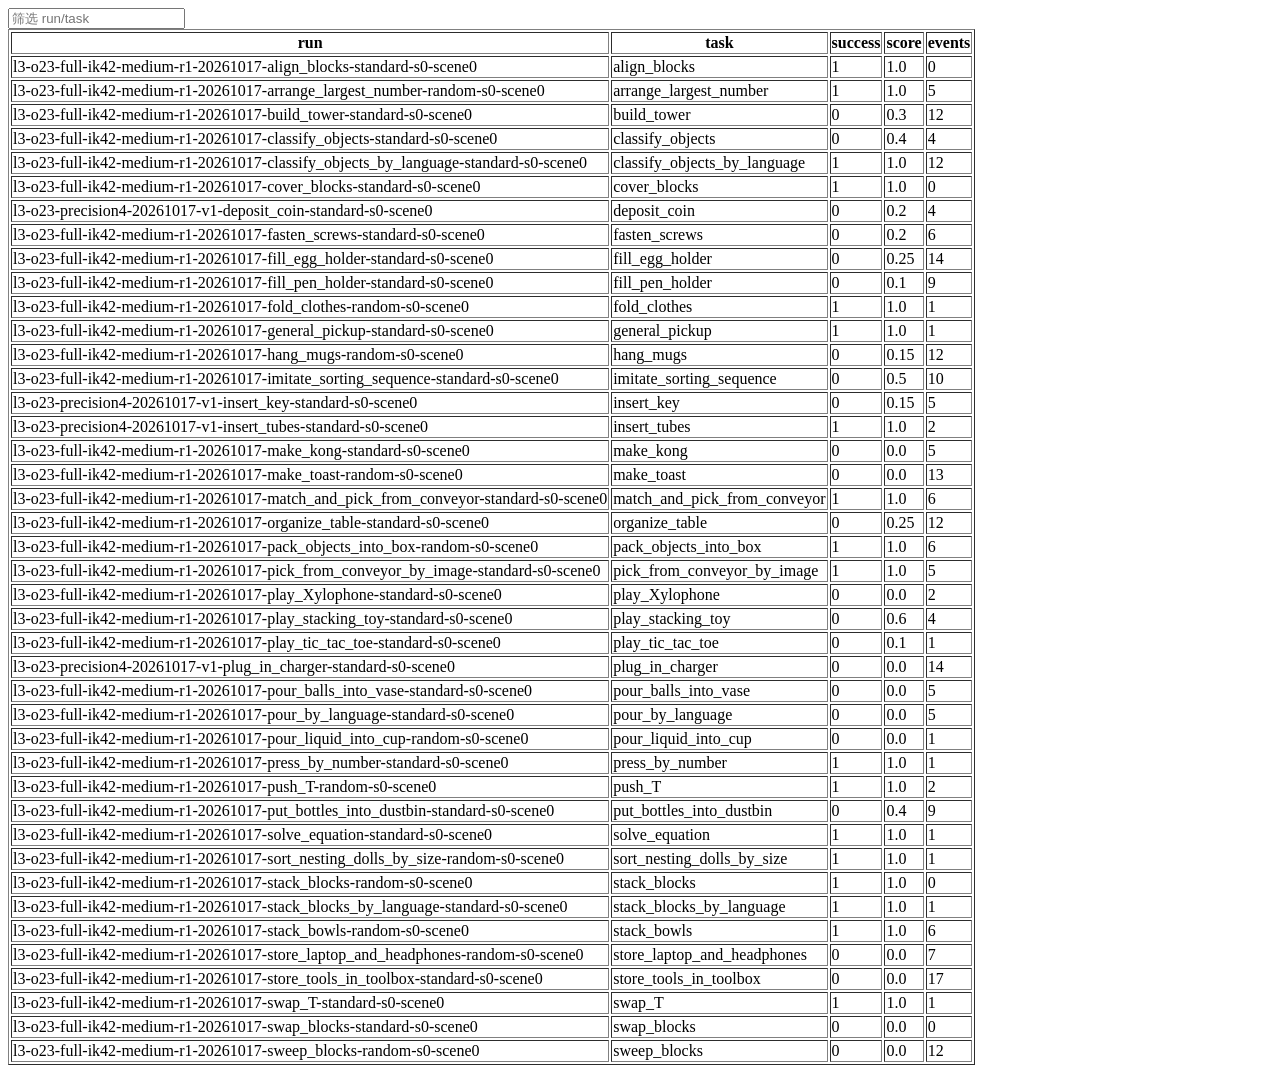
<file: submissions/o23-compact-medium-r1/report.html>
<!doctype html><meta charset="utf-8"><title>O23阶段性提交</title><input id="q" placeholder="筛选 run/task" oninput="f()"><table border=1><thead><tr><th>run</th><th>task</th><th>success</th><th>score</th><th>events</th></tr></thead><tbody><tr><td>l3-o23-full-ik42-medium-r1-20261017-align_blocks-standard-s0-scene0</td><td>align_blocks</td><td>1</td><td>1.0</td><td>0</td></tr><tr><td>l3-o23-full-ik42-medium-r1-20261017-arrange_largest_number-random-s0-scene0</td><td>arrange_largest_number</td><td>1</td><td>1.0</td><td>5</td></tr><tr><td>l3-o23-full-ik42-medium-r1-20261017-build_tower-standard-s0-scene0</td><td>build_tower</td><td>0</td><td>0.3</td><td>12</td></tr><tr><td>l3-o23-full-ik42-medium-r1-20261017-classify_objects-standard-s0-scene0</td><td>classify_objects</td><td>0</td><td>0.4</td><td>4</td></tr><tr><td>l3-o23-full-ik42-medium-r1-20261017-classify_objects_by_language-standard-s0-scene0</td><td>classify_objects_by_language</td><td>1</td><td>1.0</td><td>12</td></tr><tr><td>l3-o23-full-ik42-medium-r1-20261017-cover_blocks-standard-s0-scene0</td><td>cover_blocks</td><td>1</td><td>1.0</td><td>0</td></tr><tr><td>l3-o23-precision4-20261017-v1-deposit_coin-standard-s0-scene0</td><td>deposit_coin</td><td>0</td><td>0.2</td><td>4</td></tr><tr><td>l3-o23-full-ik42-medium-r1-20261017-fasten_screws-standard-s0-scene0</td><td>fasten_screws</td><td>0</td><td>0.2</td><td>6</td></tr><tr><td>l3-o23-full-ik42-medium-r1-20261017-fill_egg_holder-standard-s0-scene0</td><td>fill_egg_holder</td><td>0</td><td>0.25</td><td>14</td></tr><tr><td>l3-o23-full-ik42-medium-r1-20261017-fill_pen_holder-standard-s0-scene0</td><td>fill_pen_holder</td><td>0</td><td>0.1</td><td>9</td></tr><tr><td>l3-o23-full-ik42-medium-r1-20261017-fold_clothes-random-s0-scene0</td><td>fold_clothes</td><td>1</td><td>1.0</td><td>1</td></tr><tr><td>l3-o23-full-ik42-medium-r1-20261017-general_pickup-standard-s0-scene0</td><td>general_pickup</td><td>1</td><td>1.0</td><td>1</td></tr><tr><td>l3-o23-full-ik42-medium-r1-20261017-hang_mugs-random-s0-scene0</td><td>hang_mugs</td><td>0</td><td>0.15</td><td>12</td></tr><tr><td>l3-o23-full-ik42-medium-r1-20261017-imitate_sorting_sequence-standard-s0-scene0</td><td>imitate_sorting_sequence</td><td>0</td><td>0.5</td><td>10</td></tr><tr><td>l3-o23-precision4-20261017-v1-insert_key-standard-s0-scene0</td><td>insert_key</td><td>0</td><td>0.15</td><td>5</td></tr><tr><td>l3-o23-precision4-20261017-v1-insert_tubes-standard-s0-scene0</td><td>insert_tubes</td><td>1</td><td>1.0</td><td>2</td></tr><tr><td>l3-o23-full-ik42-medium-r1-20261017-make_kong-standard-s0-scene0</td><td>make_kong</td><td>0</td><td>0.0</td><td>5</td></tr><tr><td>l3-o23-full-ik42-medium-r1-20261017-make_toast-random-s0-scene0</td><td>make_toast</td><td>0</td><td>0.0</td><td>13</td></tr><tr><td>l3-o23-full-ik42-medium-r1-20261017-match_and_pick_from_conveyor-standard-s0-scene0</td><td>match_and_pick_from_conveyor</td><td>1</td><td>1.0</td><td>6</td></tr><tr><td>l3-o23-full-ik42-medium-r1-20261017-organize_table-standard-s0-scene0</td><td>organize_table</td><td>0</td><td>0.25</td><td>12</td></tr><tr><td>l3-o23-full-ik42-medium-r1-20261017-pack_objects_into_box-random-s0-scene0</td><td>pack_objects_into_box</td><td>1</td><td>1.0</td><td>6</td></tr><tr><td>l3-o23-full-ik42-medium-r1-20261017-pick_from_conveyor_by_image-standard-s0-scene0</td><td>pick_from_conveyor_by_image</td><td>1</td><td>1.0</td><td>5</td></tr><tr><td>l3-o23-full-ik42-medium-r1-20261017-play_Xylophone-standard-s0-scene0</td><td>play_Xylophone</td><td>0</td><td>0.0</td><td>2</td></tr><tr><td>l3-o23-full-ik42-medium-r1-20261017-play_stacking_toy-standard-s0-scene0</td><td>play_stacking_toy</td><td>0</td><td>0.6</td><td>4</td></tr><tr><td>l3-o23-full-ik42-medium-r1-20261017-play_tic_tac_toe-standard-s0-scene0</td><td>play_tic_tac_toe</td><td>0</td><td>0.1</td><td>1</td></tr><tr><td>l3-o23-precision4-20261017-v1-plug_in_charger-standard-s0-scene0</td><td>plug_in_charger</td><td>0</td><td>0.0</td><td>14</td></tr><tr><td>l3-o23-full-ik42-medium-r1-20261017-pour_balls_into_vase-standard-s0-scene0</td><td>pour_balls_into_vase</td><td>0</td><td>0.0</td><td>5</td></tr><tr><td>l3-o23-full-ik42-medium-r1-20261017-pour_by_language-standard-s0-scene0</td><td>pour_by_language</td><td>0</td><td>0.0</td><td>5</td></tr><tr><td>l3-o23-full-ik42-medium-r1-20261017-pour_liquid_into_cup-random-s0-scene0</td><td>pour_liquid_into_cup</td><td>0</td><td>0.0</td><td>1</td></tr><tr><td>l3-o23-full-ik42-medium-r1-20261017-press_by_number-standard-s0-scene0</td><td>press_by_number</td><td>1</td><td>1.0</td><td>1</td></tr><tr><td>l3-o23-full-ik42-medium-r1-20261017-push_T-random-s0-scene0</td><td>push_T</td><td>1</td><td>1.0</td><td>2</td></tr><tr><td>l3-o23-full-ik42-medium-r1-20261017-put_bottles_into_dustbin-standard-s0-scene0</td><td>put_bottles_into_dustbin</td><td>0</td><td>0.4</td><td>9</td></tr><tr><td>l3-o23-full-ik42-medium-r1-20261017-solve_equation-standard-s0-scene0</td><td>solve_equation</td><td>1</td><td>1.0</td><td>1</td></tr><tr><td>l3-o23-full-ik42-medium-r1-20261017-sort_nesting_dolls_by_size-random-s0-scene0</td><td>sort_nesting_dolls_by_size</td><td>1</td><td>1.0</td><td>1</td></tr><tr><td>l3-o23-full-ik42-medium-r1-20261017-stack_blocks-random-s0-scene0</td><td>stack_blocks</td><td>1</td><td>1.0</td><td>0</td></tr><tr><td>l3-o23-full-ik42-medium-r1-20261017-stack_blocks_by_language-standard-s0-scene0</td><td>stack_blocks_by_language</td><td>1</td><td>1.0</td><td>1</td></tr><tr><td>l3-o23-full-ik42-medium-r1-20261017-stack_bowls-random-s0-scene0</td><td>stack_bowls</td><td>1</td><td>1.0</td><td>6</td></tr><tr><td>l3-o23-full-ik42-medium-r1-20261017-store_laptop_and_headphones-random-s0-scene0</td><td>store_laptop_and_headphones</td><td>0</td><td>0.0</td><td>7</td></tr><tr><td>l3-o23-full-ik42-medium-r1-20261017-store_tools_in_toolbox-standard-s0-scene0</td><td>store_tools_in_toolbox</td><td>0</td><td>0.0</td><td>17</td></tr><tr><td>l3-o23-full-ik42-medium-r1-20261017-swap_T-standard-s0-scene0</td><td>swap_T</td><td>1</td><td>1.0</td><td>1</td></tr><tr><td>l3-o23-full-ik42-medium-r1-20261017-swap_blocks-standard-s0-scene0</td><td>swap_blocks</td><td>0</td><td>0.0</td><td>0</td></tr><tr><td>l3-o23-full-ik42-medium-r1-20261017-sweep_blocks-random-s0-scene0</td><td>sweep_blocks</td><td>0</td><td>0.0</td><td>12</td></tr></tbody></table><script>function f(){let q=document.querySelector("#q").value.toLowerCase();document.querySelectorAll("tbody tr").forEach(x=>x.style.display=x.innerText.toLowerCase().includes(q)?"":"none")}</script>
</file>
<file: style.css>
@import url('https://fonts.googleapis.com/css2?family=DM+Sans:wght@400;500;600;700&family=IBM+Plex+Mono:wght@400;500&display=swap');
:root{--bg:#f5f6f2;--panel:#fff;--ink:#202d27;--muted:#6d7a71;--line:#e0e5dc;
--green:#2D6B46;--green-soft:#e9f1ea;--orange:#AD541D;--orange-soft:#f7e9dc;--nav:#15382d;
--accent:#2D6B46;--accent-soft:#e9f1ea;--ink-soft:#46584d;--hair:#e4eae0}*{box-sizing:border-box}body{margin:0;background:var(--bg);color:var(--ink);font-family:'DM Sans',-apple-system,BlinkMacSystemFont,'PingFang SC',sans-serif;font-size:16px;line-height:1.6}button,input,select{font:inherit}button,a,input,select,summary{-webkit-tap-highlight-color:transparent}a{color:inherit;text-decoration:none}button,summary{cursor:pointer}button{color:inherit}button:focus-visible,a:focus-visible,input:focus-visible,select:focus-visible,summary:focus-visible{outline:3px solid #77a797;outline-offset:3px}button:disabled{cursor:default}button{border:0;background:none}small{font-size:12.5px}.mono,.value,.metric-value,.score{font-family:'IBM Plex Mono',monospace;font-variant-numeric:tabular-nums}.skip{position:fixed;top:-80px;left:10px;background:white;padding:12px;z-index:100}.skip:focus{top:10px}.sidebar{position:fixed;inset:0 auto 0 0;width:232px;background:var(--nav);color:#eaf1ea;padding:32px 22px;display:flex;flex-direction:column;z-index:20}.brand{display:flex;align-items:center;gap:12px;font-size:22.5px;letter-spacing:-.5px;font-weight:700}.brand-icon{border:1px solid #6b8877;width:39px;height:39px;border-radius:10px;font-size:30px;text-align:center;line-height:36px}.brand-icon span{color:#d4b382}.brand small{display:block;font-size:10px;letter-spacing:1.5px;color:#9eb7a9;font-weight:400}.workspace{margin:34px 0 27px;padding:11px 10px;border:1px solid #385647;border-radius:6px;font-size:13.5px;color:#b5cbbd}.status-dot{display:inline-block;width:6px;height:6px;border-radius:50%;background:#abcaa4;margin-right:8px}.nav-label{font-size:10.5px;letter-spacing:1.3px;color:#8ba797;margin-bottom:12px}.sidebar nav{display:flex;flex-direction:column;gap:7px}.sidebar nav a{display:flex;align-items:center;gap:12px;padding:12px;border-radius:6px;color:#b7cbbf;font-size:15px}.sidebar nav a:hover{background:#264b3c}.sidebar nav a.active{background:#e6efdf;color:#193f2d;font-weight:600}.sidebar nav a>span{font-size:20.5px;width:20px;line-height:1}.sidebar nav small{margin-left:auto;font-family:monospace}.sidebar-bottom{margin-top:auto;border-top:1px solid #3a5647;padding-top:20px;color:#a9c0b0;font-size:13.5px}.sidebar-bottom b{color:#dbe7dd;font-size:15px}.sidebar-bottom p{font-size:12.5px;line-height:1.9;margin:8px 0 16px}.sidebar-bottom a{display:block;color:#e0e9dc;font-size:12.5px;margin-bottom:24px}.sidebar-bottom a span{float:right}.sidebar-bottom>small{font-size:10.5px;color:#91ac9a;line-height:1.9}.dataset-icon{color:#bdd0b5;margin-bottom:9px;font-size:22.5px}.shell{margin-left:232px}.topbar{height:72px;display:flex;align-items:center;justify-content:space-between;border-bottom:1px solid var(--line);padding:0 40px;background:#fafbf8;font-size:13.5px}.breadcrumb{color:var(--muted)}.top-meta{display:flex;gap:25px;align-items:center;color:var(--muted);font-size:12.5px}.snapshot{color:var(--green)}main{padding:36px 40px 60px;max-width:1600px;margin:auto;min-height:calc(100vh - 135px)}.eyebrow{font-size:11.5px;letter-spacing:1.8px;text-transform:uppercase;color:var(--green);margin:0 0 8px;font-weight:600}.heading{display:flex;justify-content:space-between;align-items:flex-end;margin-bottom:26px;gap:20px}h1{font-size:33.5px;font-weight:600;line-height:1.3;letter-spacing:-1px;margin:0 0 10px}h2{font-size:19px;font-weight:600;margin:0}h3{font-size:16px;margin:0}p{margin:0}.subtitle{color:var(--muted);font-size:13.5px}.button{display:inline-flex;align-items:center;justify-content:center;gap:10px;border:1px solid #cbd5c8;background:#fff;border-radius:5px;padding:9px 14px;font-size:13.5px;white-space:nowrap}.button.primary{background:var(--green);color:white;border-color:var(--green)}.button:hover{filter:brightness(.96)}.section-label{font-size:11.5px;color:var(--muted);letter-spacing:1.1px;margin:27px 0 12px;display:flex;justify-content:space-between}.dataset-strip{display:flex;align-items:center;flex-wrap:wrap;gap:22px;background:#eef1e9;border:1px solid var(--line);border-radius:6px;padding:13px 17px;margin-bottom:22px;font-size:13.5px}.dataset-strip .divider{height:18px;width:1px;background:#cbd4c7}.legend{display:inline-flex;gap:8px;align-items:center;font-size:12.5px;white-space:nowrap}.swatch{height:8px;width:8px;background:var(--green);border-radius:2px;display:inline-block}.swatch.persistent{background:var(--orange)}.subtle{color:var(--muted)}.dataset-strip .tag{margin-left:auto;font-size:11.5px}.metrics{display:grid;grid-template-columns:repeat(4,minmax(0,1fr));gap:16px}.metric{background:var(--panel);border:1px solid var(--line);border-radius:8px;padding:20px;min-width:0}.metric-title{color:#536257;font-size:13.5px;display:flex;justify-content:space-between}.metric-title span{color:#aab5aa}.metric-values{display:flex;align-items:baseline;gap:13px;margin:17px 0 8px}.metric-value{font-size:34.5px;line-height:1.1;color:var(--green);letter-spacing:-1.8px}.metric-value.orange{color:var(--orange)}.metric-value small{font-size:16px;letter-spacing:-.4px}.versus{font-size:11.5px;color:#a7afa7}.metric-bottom{font-size:11.5px;color:var(--muted);line-height:1.8}.metric-bottom strong{font-weight:500;color:#5a685b}.notice{display:flex;gap:12px;background:#f4eee2;border:1px solid #e9ddc5;border-radius:6px;padding:12px 16px;font-size:12.5px;color:#7c6849;margin:20px 0 24px;line-height:1.8}.notice .mark{font-size:18px}.two-cols{display:grid;grid-template-columns:1.18fr 1fr;gap:20px}.panel{background:var(--panel);border:1px solid var(--line);border-radius:8px;padding:23px;min-width:0}.panel-head{display:flex;justify-content:space-between;align-items:center;gap:10px;margin-bottom:22px}.panel-head p{font-size:12.5px;color:var(--muted);margin-top:3px}.panel-head a{font-size:12.5px;color:var(--green);white-space:nowrap}.chart-row{display:grid;grid-template-columns:104px 1fr 34px;gap:10px;align-items:center;margin:20px 0}.chart-label{font-size:13.5px}.chart-label small{display:block;color:var(--muted);font-size:10.5px}.bars{display:grid;gap:6px}.bar-track{height:8px;background:#f0f2ed;border-radius:2px;overflow:hidden}.bar{height:100%;background:var(--green);border-radius:2px}.bar.orange{background:var(--orange)}.bar-values{display:grid;line-height:14px;gap:0;font-size:12.5px;font-family:monospace;text-align:right;color:var(--green)}.bar-values span+span{color:var(--orange)}.chart-note{font-size:11.5px;color:var(--muted);margin-top:18px;border-top:1px solid var(--line);padding-top:13px}.quality-row{display:grid;grid-template-columns:1fr 65px 65px;padding:10px 0;border-bottom:1px solid #edf0e9;font-size:13.5px;gap:8px}.quality-row span:not(:first-child){text-align:right;font-family:monospace}.quality-head{font-size:10.5px;color:var(--muted)}.quality-head span:not(:first-child){font-family:inherit}.callout{background:#f3f5ef;border-radius:5px;padding:13px 15px;margin-top:17px;font-size:12.5px;color:#687665;line-height:1.9}.callout b{color:#344a36;font-weight:600}.mini-stats{display:grid;grid-template-columns:repeat(3,1fr);gap:10px;margin:20px 0 0}.mini-stats>div{border-right:1px solid var(--line);padding-right:8px}.mini-stats>div:last-child{border:0}.mini-stats b{font-size:25px;font-weight:500;display:block;font-family:monospace}.mini-stats small{font-size:11.5px;color:var(--muted)}.table-panel{margin-top:20px;padding:23px 0 0;overflow:hidden}.table-panel>.panel-head,.table-panel>.filters{margin-left:23px;margin-right:23px}.table-scroll{overflow:auto}table{border-collapse:collapse;width:100%;text-align:left;white-space:nowrap;font-size:13.5px}th{background:#f6f7f3;color:#798476;font-weight:500;font-size:11.5px;letter-spacing:.2px;padding:12px 15px;border-top:1px solid var(--line);border-bottom:1px solid var(--line)}td{padding:13px 15px;border-bottom:1px solid #edf0e9}tr:last-child td{border-bottom:0}tbody tr:hover{background:#f9fbf6}.task-cell{white-space:normal;min-width:230px}.task-button{text-align:left;padding:0;color:#253b2b;font-size:13.5px}.task-button:hover{color:var(--green);text-decoration:underline}.task-button small{display:block;color:var(--muted);font-size:11.5px;margin-top:3px;text-decoration:none}.table-index{color:#a0a99d;font-family:monospace;font-size:11.5px}.pair{display:inline-flex;align-items:center;gap:7px;font-family:monospace}.pair .s{color:var(--green)}.pair .p{color:var(--orange)}.pair i{font-size:10.5px;color:#b4bdb1;font-style:normal}.delta{font-family:monospace;font-size:12.5px;padding:3px 6px;border-radius:3px;background:#eef2e8;color:#587049}.delta.negative{background:#f7eee4;color:#a46e48}.delta.zero{background:#f2f3ef;color:#8a9484}.tag{display:inline-block;font-size:11.5px;line-height:1.7;padding:3px 8px;border-radius:4px;background:#ecf1e7;color:#5d7350}.tag.warning{background:#f7eddf;color:#a77c43}.filters{display:flex;gap:10px;flex-wrap:wrap;margin-bottom:18px}.search{flex:1;min-width:180px}input,select{border:1px solid #d9e0d4;border-radius:5px;background:white;color:#46533f;padding:9px 11px;font-size:13.5px;max-width:100%}input[type=search]{width:100%}.count-line{color:var(--muted);font-size:12.5px;margin:12px 0}.empty{padding:35px;text-align:center;color:var(--muted)}.pager{display:flex;align-items:center;justify-content:space-between;padding:15px 0;margin-top:12px;font-size:13.5px;color:var(--muted)}.pager button{border:1px solid var(--line);padding:6px 14px;border-radius:4px;background:white}.pager button:disabled{opacity:.4}.event-list{display:grid;gap:12px}.event-card{background:white;border:1px solid var(--line);border-radius:7px;overflow:hidden}.event-summary{list-style:none;display:flex;gap:15px;align-items:center;padding:17px 20px}.event-summary::-webkit-details-marker{display:none}.event-summary:after{content:'+';margin-left:auto;font-size:20.5px;color:#8a9984}.event-card[open]>.event-summary:after{content:'−'}.event-icon{width:35px;height:35px;flex-shrink:0;background:#eef2e9;display:grid;place-items:center;border-radius:7px;color:#55744d;font-size:19px}.event-text{min-width:0}.event-text>b{font-size:13.5px;font-weight:500;overflow-wrap:anywhere}.event-text>small{display:block;color:var(--muted);font-size:11.5px;margin-top:4px}.event-summary .tag{margin-left:auto;white-space:nowrap}.event-body{padding:0 20px 20px;border-top:1px solid #f0f2ec}.event-body>p{font-size:13.5px;line-height:1.9;margin:15px 0}.evidence-grid{display:grid;grid-template-columns:repeat(2,minmax(0,1fr));gap:12px}.evidence-grid figure{margin:0;min-width:0}.evidence-grid img{width:100%;display:block;border:1px solid var(--line);border-radius:4px;background:#f4f5ef}.evidence-grid figcaption{font-size:11.5px;color:var(--muted);margin-top:4px}.group-pill{display:inline-flex;align-items:center;gap:7px;font-size:11.5px;color:var(--green)}.group-pill.persistent{color:var(--orange)}dialog{border:1px solid var(--line);border-radius:12px;padding:0;width:min(1100px,95vw);max-height:91vh;color:var(--ink);box-shadow:0 30px 100px #122c3040}dialog::backdrop{background:#17382bc4;backdrop-filter:blur(3px)}.dialog-head{display:flex;justify-content:space-between;align-items:center;padding:16px 25px;border-bottom:1px solid var(--line);font-size:11.5px;letter-spacing:1px;color:var(--muted);position:sticky;top:0;background:white;z-index:2}.icon-button{font-size:27px;line-height:1;width:30px;height:30px}.detail-inner{padding:26px}.detail-inner h2{font-size:24px;overflow-wrap:anywhere}.detail-inner>.subtitle{margin:8px 0 22px;line-height:1.9}.detail-scores{display:grid;grid-template-columns:1fr 1fr;gap:16px;margin:18px 0}.detail-score{padding:17px;background:#f4f6ef;border:1px solid var(--line);border-radius:6px}.detail-score>b{display:block;font-family:monospace;font-size:28px;margin-top:8px}.detail-score>small{color:var(--muted)}.detail-tabbar{display:flex;gap:8px;border-bottom:1px solid var(--line);margin:20px 0}.detail-tabbar button{padding:10px 12px;font-size:13.5px;border-bottom:2px solid transparent}.detail-tabbar button.active{border-color:var(--green);color:var(--green);font-weight:600}.detail-notes{font-size:13.5px;margin:15px 0;color:var(--muted)}.protocol-grid{display:grid;grid-template-columns:1fr 1fr;gap:20px}.definition{padding:17px 0;border-bottom:1px solid var(--line)}.definition:last-child{border:0}.definition p{font-size:13.5px;color:var(--muted);margin-top:6px}.steps{display:grid;gap:0;counter-reset:steps}.step{position:relative;padding:0 0 25px 40px;counter-increment:steps;border-left:1px solid #ccd8c5;margin-left:13px}.step:last-child{border:0;padding-bottom:0}.step:before{content:counter(steps,decimal-leading-zero);position:absolute;left:-14px;top:-1px;background:#edf3e6;border:1px solid #cbd7bf;border-radius:50%;width:27px;height:27px;text-align:center;line-height:25px;font-family:monospace;font-size:11.5px;color:#497140}.step p{font-size:13.5px;color:var(--muted);margin-top:5px}.file-box{border:1px dashed #bfcdb6;padding:22px;border-radius:6px;background:#fafbf7;margin-top:20px}.file-box h3{margin-bottom:8px}.file-box p{font-size:12.5px;color:var(--muted);margin:8px 0 15px}.file-box input{width:100%;margin-top:12px;font-size:12.5px}.validation{margin-top:12px;font-size:13.5px;line-height:1.9;overflow-wrap:anywhere}.validation.error{color:#a3593e}.validation.ok{color:var(--green)}.download-row{display:flex;gap:10px;flex-wrap:wrap}.muted-box{margin-top:20px;border:1px solid var(--line);border-radius:7px;padding:19px;font-size:13.5px;color:var(--muted);background:#f9faf6}.muted-box b{color:#4b5f44}.toast{position:fixed;bottom:22px;right:22px;padding:10px 18px;background:#1b3f30;color:white;border-radius:5px;font-size:13.5px;opacity:0;pointer-events:none;transition:opacity .2s;z-index:100}.toast.show{opacity:1}footer{border-top:1px solid var(--line);margin:0 40px;padding:18px 0;font-size:11.5px;color:#8a9585;display:flex;justify-content:space-between}.mobile-label{display:none}@media(min-width:1600px){main{padding-top:44px}.metric{padding:24px}.metric-value{font-size:40px}}
@media(max-width:1150px){.sidebar{width:200px;padding:26px 16px}.shell{margin-left:200px}main{padding:28px 25px}.topbar{padding:0 25px}.metrics{gap:10px}.metric{padding:16px 12px}.metric-value{font-size:29px}.metric-values{gap:8px}.two-cols{grid-template-columns:1fr 1fr}.panel{padding:19px}.table-panel{padding:19px 0 0}.dataset-strip{gap:14px}.protocol-grid{grid-template-columns:1fr}}
@media(max-width:800px){.sidebar{position:static;width:100%;padding:16px 20px;display:block}.brand{font-size:19.5px}.brand-icon{height:32px;width:32px;font-size:25px;line-height:30px}.brand small{font-size:9px}.workspace,.nav-label,.sidebar-bottom{display:none}.sidebar nav{flex-direction:row;gap:4px;margin-top:18px;overflow:auto}.sidebar nav a{font-size:12.5px;padding:8px 10px;white-space:nowrap}.sidebar nav a>span{font-size:17px;width:auto}.sidebar nav small{display:none}.shell{margin:0}.topbar{height:50px;padding:0 20px}.top-meta{gap:10px;font-size:10.5px}.snapshot{display:none}main{padding:25px 20px 40px}.heading{align-items:flex-start}h1{font-size:29px}.metrics{grid-template-columns:1fr 1fr;gap:12px}.metric{padding:18px}.metric-value{font-size:34.5px}.two-cols{grid-template-columns:1fr}.dataset-strip{font-size:11.5px;gap:10px}.dataset-strip .divider{display:none}.dataset-strip .tag{margin-left:0}.notice{font-size:11.5px}.evidence-grid{grid-template-columns:1fr}footer{margin:0 20px;gap:10px;flex-direction:column}.detail-inner{padding:20px}.detail-inner h2{font-size:20.5px}.event-summary{padding:14px 12px;gap:10px}.event-summary .tag{font-size:10.5px;padding:2px 5px}.event-icon{width:28px;height:28px}.event-text>b{font-size:12.5px}.event-body{padding:0 12px 15px}.detail-score{padding:12px}.detail-score>b{font-size:26px}}
@media(max-width:420px){.sidebar nav a{gap:5px;padding:8px 7px}.sidebar nav a>span{display:none}.heading{flex-wrap:wrap;gap:12px}.heading>.button{font-size:11.5px;padding:7px 10px}.metrics{gap:9px}.metric{padding:14px 11px}.metric-value{font-size:29px}.metric-values{gap:8px}.metric-title{font-size:12.5px}.metric-bottom{font-size:10.5px}.legend{font-size:11.5px}.event-summary .tag{display:none}.top-meta{font-size:10.5px}.filters select{flex:1}.detail-score .group-pill{font-size:10.5px}}
.scope-panel{background:#eaf0e5;border:1px solid #cfdac8;padding:18px 20px;border-radius:8px;margin-bottom:30px}.scope-head{display:flex;justify-content:space-between;align-items:center;margin-bottom:12px}.scope-controls{display:grid;grid-template-columns:1.2fr 2fr 1fr .7fr .7fr;gap:12px}.scope-controls label,.filters label{display:flex;flex-direction:column;gap:5px;font-size:12.5px;color:#52644d;min-width:0}.scope-controls select{width:100%;min-width:0}.scope-panel p{font-size:13.5px;margin-top:14px;overflow-wrap:anywhere}.scope-panel>small{color:#73806c}.settings-grid{display:grid;grid-template-columns:repeat(auto-fit,minmax(min(100%,340px),1fr));gap:15px;margin-bottom:20px}.setting-panel{border:1px solid var(--line);background:white;border-radius:6px;padding:16px;min-width:0}.setting-panel summary{font-size:13.5px}.setting-panel p{font-size:12.5px;color:var(--muted);margin-top:12px}.setting-panel dl{display:grid;grid-template-columns:135px minmax(0,1fr);font-size:12.5px;gap:8px;overflow-wrap:anywhere}.setting-panel dd{margin:0}.setting-panel dt{color:var(--muted)}.scope-metric{border-top:1px solid #eef0e9;margin-top:13px;padding-top:10px;display:grid;gap:4px}.scope-metric b{font-family:monospace;font-size:26px;font-weight:500}.scope-metric small{color:var(--muted);font-size:11.5px}.pending{color:#a48458;font-size:12.5px}.compare-cell{display:flex;gap:16px;justify-content:space-between;padding:5px 0}.matrix{max-height:70vh;overflow:auto}.matrix th{position:sticky;top:0;z-index:2}.matrix td:first-child{position:sticky;left:0;background:#fff;z-index:1;max-width:330px}.count-line{padding:0 23px}.run-id{display:block;overflow-wrap:anywhere}.detail-score{margin-bottom:12px}.detail-score pre{white-space:pre-wrap;overflow-wrap:anywhere}.detail-score details{font-size:13.5px}.setting-panel[open]{align-self:start}@media(max-width:900px){.scope-controls{grid-template-columns:1fr 1fr}.scope-controls label:nth-child(2){grid-column:span 1}.scope-head{gap:10px}.scope-panel{padding:15px}.scope-metric b{font-size:24px}}@media(max-width:420px){.scope-controls{grid-template-columns:1fr 1fr}.scope-controls label:nth-child(2){grid-column:1/-1;grid-row:2}.scope-head b{font-size:13.5px}.scope-head .button{font-size:11.5px}.setting-panel dl{grid-template-columns:105px minmax(0,1fr)}}
.compare-cell{gap:8px;align-items:center;white-space:nowrap}.compare-cell .group-pill{font-size:11.5px;padding:1px 5px;white-space:nowrap}.matrix td{white-space:nowrap}.detail-episode{margin:-4px 0 14px}
.scroll-hint{display:none}@media(max-width:800px){.scroll-hint{display:block;font-size:11.5px;color:var(--muted);margin:2px 0 8px}.table-scroll{box-shadow:inset -12px 0 12px -12px rgba(0,0,0,.28)}}
.settings-grid{align-items:start}

.evidence-links{display:grid;gap:6px;margin-top:10px}.evidence-row{display:flex;flex-wrap:wrap;align-items:center;gap:10px;font-size:12.5px;border-top:1px dashed var(--line);padding-top:6px}.ev-meta{font-family:monospace;color:var(--muted);min-width:120px}.evidence-row a{color:var(--green);text-decoration:underline;text-underline-offset:2px}.evidence-row a:hover{color:#0f4733}.evidence-note{font-size:11.5px;color:var(--muted);margin:8px 0 0}.video-list{list-style:none;padding:0;margin:10px 0 0;display:grid;gap:6px;font-size:13.5px}.video-list li{display:flex;justify-content:space-between;gap:12px;border-top:1px dashed var(--line);padding-top:6px}.video-list small{color:var(--muted);font-size:11.5px}

/* protocol page: dual entry + spec tables */
.entry{margin-bottom:20px}
.entry-grid{display:grid;grid-template-columns:1fr 1fr;gap:16px}
@media(max-width:800px){.entry-grid{grid-template-columns:1fr}}
.entry-card{border:1px solid var(--line);border-radius:10px;padding:16px;background:#fff}
.entry-card .eyebrow{margin:0 0 4px}
.entry-card h3{margin:0 0 6px;font-size:17px}
.entry-card p{margin:0 0 10px;font-size:13.5px;color:var(--muted);line-height:1.6}
.entry-links{list-style:none;padding:0;margin:0;display:grid;gap:6px}
.entry-links li{display:flex;justify-content:space-between;gap:10px;border-top:1px dashed var(--line);padding-top:6px;font-size:13.5px}
.entry-links a{font-family:"IBM Plex Mono",monospace;color:var(--green);text-decoration:none;border-bottom:1px solid currentColor}
.entry-links small{color:var(--muted);font-size:11.5px;text-align:right}
.code-block{background:#0f1a16;color:#e6efe9;border-radius:8px;padding:12px 14px;overflow:auto;font-size:12.5px;line-height:1.65;font-family:"IBM Plex Mono",monospace;margin:12px 0}
.protocol-table{font-size:13px}
.protocol-table th{white-space:nowrap}
.protocol-table.dense td{vertical-align:top;line-height:1.6}
.protocol-table td:first-child{white-space:nowrap}
.rule-list{margin:8px 0;padding-left:20px;font-size:13.5px;line-height:1.75}
.rule-list li{margin-bottom:4px}
.mono-sm{font-family:"IBM Plex Mono",monospace;font-size:12px;color:var(--muted)}
.note{font-size:12.5px;color:var(--muted);margin:8px 0 0}
/* Behavior overview: a common zero baseline, direct labels, explicit missingness. */
.bc-intro{display:flex;align-items:end;justify-content:space-between;gap:18px;margin-bottom:24px}.bc-intro h1{font-size:31.5px;letter-spacing:-.6px}.bc-toolbar{display:flex;justify-content:space-between;gap:16px;align-items:center;border-top:1px solid var(--line);padding:16px 0;font-size:12.5px;color:var(--muted)}.bc-global-legend{display:flex;flex-wrap:wrap;gap:24px}.bc-legend{display:inline-flex;align-items:center;gap:7px;font-size:12.5px;color:#4b5e52;white-space:nowrap}.bc-legend i{width:10px;height:10px;border-radius:3px;display:inline-block;flex-shrink:0}.bc-section-nav{display:flex;flex-wrap:wrap;border:1px solid #cfd8ca;border-radius:8px;background:#fff;overflow:hidden;margin-bottom:16px}.bc-section-nav button{flex:1;white-space:nowrap;padding:13px 10px;font-size:13.5px;border-right:1px solid #e4e9e0}.bc-section-nav button:last-child{border:0}.bc-section-nav button:hover{background:#eaf1e4}.bc-section-nav small{color:#889580;margin-right:7px;font-family:monospace;font-size:11.5px}.bc-notice{font-size:12.5px;line-height:1.9;margin:0 0 26px}.bc-section{margin:0 0 38px;scroll-margin-top:24px}.bc-section-head{display:flex;align-items:center;gap:12px;margin:0 0 17px}.bc-section-number{font-family:monospace;color:#87977f;font-size:17px;border:1px solid #d6dfd0;background:#eef2e8;display:grid;place-items:center;width:40px;height:40px;border-radius:6px}.bc-section-head p{font-size:10.5px;letter-spacing:1.6px;color:#8a9682}.bc-section-head h2{font-size:22.5px;line-height:1.5}.bc-section-description{margin-left:auto;font-size:12.5px;color:#7d8975;text-align:right}.bc-grid{display:grid;grid-template-columns:repeat(2,minmax(0,1fr));gap:18px}.bc-grid-three{grid-template-columns:repeat(3,minmax(0,1fr))}.bc-card{padding:23px;background:#fff;border:1px solid #dfe5d8;border-radius:9px;min-width:0;display:flex;flex-direction:column;box-shadow:0 2px 3px #29413102}.bc-card-head{display:flex;justify-content:space-between;align-items:start;gap:10px;margin-bottom:19px}.bc-card-head h3{font-size:17px;font-weight:600;margin:0;line-height:1.6}.bc-card-head p{color:#829078;font-size:11.5px;line-height:1.8;margin-top:4px}.bc-unit{border:1px solid #e7eade;padding:1px 6px;font-size:11.5px;border-radius:4px;white-space:nowrap;color:#77806a}.bc-axis{margin-left:0;margin-right:80px;display:flex;justify-content:space-between;color:#99a28f;font-family:monospace;font-size:11.5px;border-bottom:1px solid #e7ecdf;padding-bottom:5px;margin-bottom:15px}.bc-measure{margin-bottom:22px}.bc-measure:last-child{margin-bottom:0}.bc-measure-label{font-size:12.5px;font-weight:600;color:#53634d;margin:0 0 10px}.bc-series{display:grid;grid-template-columns:minmax(0,1fr) 80px;width:100%;text-align:left;padding:0;margin:0 0 11px;gap:5px 0;align-items:center;border-radius:4px;position:relative}.bc-series-name{grid-column:1/-1}.bc-series-name .bc-legend{font-size:11.5px}.bc-track{height:9px;display:block;background:repeating-linear-gradient(to right,#edf1e7 0,#edf1e7 calc(50% - 1px),#dbe3d2 calc(50% - 1px),#dbe3d2 50%);border-radius:2px;overflow:hidden}.bc-track>span{height:100%;display:block;border-radius:2px;min-width:0}.bc-number{font-family:'IBM Plex Mono',monospace;font-size:17px;text-align:right;font-weight:500;line-height:1.3}.bc-number small{font-family:system-ui;font-size:10.5px;font-weight:400;margin-left:2px}.bc-denom{grid-column:1/-1;font-size:11.5px;text-align:right;color:#8c9582;line-height:1.2}.bc-series[data-chart-category]:hover .bc-track{outline:2px solid #dbe4d4;outline-offset:3px}.bc-series[data-chart-category]:hover .bc-number{text-decoration:underline;text-underline-offset:3px}.bc-footnote{color:#8a927f;font-size:11.5px;line-height:1.8;border-top:1px solid #edf0e6;padding-top:12px;margin-top:auto}.bc-plot{padding-bottom:22px}.bc-card-pending{background:#fcfdf9;border-style:dashed}.bc-card-pending .bc-unit{background:#f3eee2;color:#9b8052;border-color:#eadfc8}.bc-pending-line{display:flex;justify-content:space-between;align-items:center;gap:8px;padding:10px 0;border-top:1px solid #edf0e7;font-size:12.5px;color:#9a845c;flex-wrap:wrap}.bc-pending-line small{font-size:10.5px;color:#9a9f8e}.bc-rings{display:flex;gap:20px;justify-content:space-around;padding:4px 0 23px;flex:1}.bc-ring-item{text-align:center;min-width:0;display:flex;align-items:center;flex-direction:column;justify-content:center}.bc-ring{width:146px;height:146px;position:relative;margin:10px 0 8px}.bc-ring svg{display:block;width:100%;height:100%}.bc-ring circle{fill:none;stroke-width:8}.bc-ring-bg{stroke:#edf1e7}.bc-ring b{position:absolute;inset:0;display:flex;align-items:center;justify-content:center;font-family:'IBM Plex Mono',monospace;font-size:27px;letter-spacing:-1px;font-weight:500}.bc-ring b small{font-size:13.5px;margin:4px 0 0 2px;letter-spacing:0}.bc-ring-count{font-size:11.5px;color:#8a9680}.bc-ring-count strong{color:#405a3d}.bc-config{background:white;border:1px solid var(--line);padding:17px;border-radius:7px;font-size:13.5px}.bc-config .settings-grid{margin:16px 0 0}.bc-bottom{display:flex;align-items:center;justify-content:space-between;margin-top:20px;color:var(--muted);font-size:13.5px}.bc-grid-general{grid-template-columns:repeat(2,minmax(0,1fr))}@media(min-width:1600px){.bc-grid-general{grid-template-columns:repeat(4,minmax(0,1fr))}.bc-rings{gap:5px}.bc-ring{width:112px;height:112px}.bc-ring b{font-size:22.5px}.bc-ring-item .bc-legend{font-size:10.5px}}@media(max-width:1150px){.bc-grid-three{grid-template-columns:repeat(2,minmax(0,1fr))}.bc-grid-three .bc-card:last-child{grid-column:1/-1}.bc-grid-three .bc-card:last-child .bc-plot{display:grid;grid-template-columns:repeat(3,minmax(0,1fr));gap:20px}.bc-card{padding:19px}.bc-section-description{max-width:50%}.bc-ring{width:120px;height:120px}.bc-rings{gap:10px}}@media(max-width:800px){.bc-toolbar{align-items:start;flex-direction:column;gap:9px}.bc-intro{align-items:start;flex-direction:column}.bc-intro h1{font-size:27px}.bc-section-nav button{flex:0 0 auto;border:0;padding:11px}.bc-section-head{flex-wrap:wrap}.bc-section-description{flex:1 0 100%;max-width:none;text-align:left;margin:0;font-size:12.5px}.bc-grid,.bc-grid-three,.bc-grid-general{grid-template-columns:1fr}.bc-grid-three .bc-card:last-child{grid-column:auto}.bc-grid-three .bc-card:last-child .bc-plot{display:block}.bc-rings{gap:16px}.bc-ring{width:135px;height:135px}.bc-card{padding:20px}.bc-bottom{gap:10px;align-items:start;flex-direction:column}.bc-section{margin-bottom:29px}.bc-section-head h2{font-size:21.5px}}

/* Audit provenance and local evidence links */
.bc-source{display:flex;align-items:center;flex-wrap:wrap;gap:10px;padding:18px;background:#f0f5ec;border:1px solid #d5e1ce;border-radius:8px;margin-bottom:14px;font-size:13.5px}.bc-source>div{flex:1 1 300px}.bc-source p{font-size:12.5px;color:#718269;margin-top:5px}.source-links{line-height:1.9;margin:12px 0}.source-links a{color:#216950;text-decoration:underline}.source-links small{display:block;color:#718269}.source-notes{padding-left:18px;line-height:1.8;margin:12px 0}.setting-panel dd{overflow-wrap:anywhere}
.bc-rings{flex-wrap:wrap}.bc-ring-item{min-width:0}.bc-ring-item .bc-legend{white-space:normal;justify-content:center;text-align:center;max-width:190px}.bc-series-name{min-width:0}.bc-series-name .bc-legend{white-space:normal;overflow-wrap:anywhere}.bc-global-legend .bc-legend{white-space:normal;overflow-wrap:anywhere}
@media(max-width:800px){.bc-rings{gap:22px}.bc-ring-item{flex:0 1 140px}.bc-pending-line .bc-legend{white-space:normal;overflow-wrap:anywhere}.bc-global-legend{gap:12px}.bc-source .button{font-size:12.5px}}

/* ============================================================
   LIGHT THEME / 浅色版
   柔和纸底 + 白卡片 + 深墨绿主色，轻阴影、柔圆角、发丝描边。
   ============================================================ */
:root{
  --paper:#f6f7f5;  --card:#ffffff;
  --ink:#17211d;    --ink-soft:#4a574f;  --muted:#78837c;
  --hair:#e7eae6;   --hair-strong:#d6dbd5;
  --accent:#14654e; --accent-soft:#e8f2ee; --accent-line:#bcd8cd;
  --warm:#b1773d;   --warm-soft:#f7efe4;
  --shadow-sm:0 1px 2px rgba(23,33,29,.05), 0 1px 3px rgba(23,33,29,.04);
  --shadow-md:0 4px 14px rgba(23,33,29,.07), 0 1px 3px rgba(23,33,29,.05);
  --bg:var(--paper); --panel:var(--card); --line:var(--hair);
  --green:var(--accent); --green-soft:var(--accent-soft);
  --orange:var(--warm); --orange-soft:var(--warm-soft);
  --nav:#ffffff;
}
body{background:var(--paper);color:var(--ink);font-size:16px;-webkit-font-smoothing:antialiased}
::selection{background:#d9ece4;color:#0d3f31}

/* 侧栏：浅色、发丝分隔、选中态用淡绿块 */
.sidebar{background:var(--nav);color:var(--ink);border-right:1px solid var(--hair);
  box-shadow:1px 0 0 rgba(23,33,29,.02)}
.brand{color:var(--ink)}
.brand-icon{border:1px solid var(--accent-line);border-radius:9px;color:var(--accent);
  background:var(--accent-soft)}
.brand-icon span{color:var(--accent)}
.brand small{color:var(--muted);letter-spacing:1.6px}
.workspace{border:1px solid var(--hair);border-radius:8px;color:var(--ink-soft);background:#fbfcfb}
.status-dot{background:var(--accent);box-shadow:0 0 0 3px var(--accent-soft)}
.nav-label{color:var(--muted)}
.sidebar nav{gap:4px}
.sidebar nav a{color:var(--ink-soft);border-radius:8px;border-left:0;padding:10px 12px;
  transition:background .15s,color .15s}
.sidebar nav a:hover{background:#f1f4f1;color:var(--ink)}
.sidebar nav a[aria-current="page"],.sidebar nav a.active{
  background:var(--accent-soft);color:#0f4d3b;font-weight:600}
.sidebar nav a>span{opacity:.6}
.sidebar-bottom{color:var(--muted);border-top:1px solid var(--hair);padding-top:18px}
.sidebar-bottom b{color:var(--ink)}
.sidebar-bottom a{color:var(--ink-soft);border-bottom:1px solid transparent}
.sidebar-bottom a:hover{color:var(--accent);border-bottom-color:var(--accent-line)}
.dataset-icon{border:1px solid var(--hair-strong);border-radius:8px;color:var(--accent);background:#fbfcfb}

/* 顶栏 / 页脚 */
.topbar{border-bottom:1px solid var(--hair);background:rgba(255,255,255,.82);
  backdrop-filter:saturate(1.1) blur(8px)}
.breadcrumb{color:var(--muted)}
.top-meta{color:var(--muted)}
.snapshot{color:var(--accent);font-weight:500}
footer{border-top:1px solid var(--hair);color:var(--muted)}

/* 标题：收紧字距，弱化彩色，靠大小和字重分层 */
h1,h2,h3{letter-spacing:-.018em;color:var(--ink)}
h1{font-weight:650}
.eyebrow{color:var(--accent);letter-spacing:.2em;font-weight:600;opacity:.85}
.subtitle{color:var(--ink-soft)}

/* 卡片：白底、柔圆角、轻阴影 */
.panel,.bc-card,.entry-card,.setting-panel,.table-panel{
  background:var(--card);border:1px solid var(--hair);border-radius:12px;
  box-shadow:var(--shadow-sm)}

/* 指标卡 */
.metric{border:1px solid var(--hair);border-radius:12px;background:var(--card);
  box-shadow:var(--shadow-sm);transition:box-shadow .18s,transform .18s}
.metric:hover{box-shadow:var(--shadow-md)}
.metric-value{color:var(--ink);font-weight:650;letter-spacing:-.03em}
.metric-title{color:var(--ink-soft)}
.metric-bottom,.metric-values{color:var(--muted)}

/* 按钮：主色实心 / 次色描边 */
.button,.icon-button{
  border:1px solid var(--hair-strong);background:var(--card);color:var(--ink);
  border-radius:8px;font-weight:500;box-shadow:var(--shadow-sm);
  transition:background .15s,border-color .15s,color .15s,box-shadow .15s}
.button:hover,.icon-button:hover{border-color:var(--accent-line);background:var(--accent-soft);
  color:#0f4d3b}
button:focus-visible,a:focus-visible,input:focus-visible,select:focus-visible,summary:focus-visible{
  outline:2px solid var(--accent);outline-offset:2px;border-radius:6px}

/* 表单：柔和描边，聚焦时主色环 */
select,input[type=text],input[type=search]{
  border:1px solid var(--hair-strong);border-radius:8px;background:var(--card);
  color:var(--ink);transition:border-color .15s,box-shadow .15s}
select:hover,input[type=text]:hover{border-color:var(--accent-line)}
select:focus,input[type=text]:focus,select:focus-visible{
  border-color:var(--accent)!important;box-shadow:0 0 0 3px var(--accent-soft)}
.scope-panel{background:var(--card);border:1px solid var(--hair);border-radius:12px;
  box-shadow:var(--shadow-sm)}
.scope-head b{color:var(--ink)}
.scope-controls label{color:var(--ink-soft);font-weight:500}
.scope-panel>small{color:var(--muted)}
#scope-summary{color:var(--ink-soft)}
#scope-summary strong{color:var(--accent);font-weight:650}

/* 标签：淡底柔角 */
.tag,.group-pill,.badge{
  background:#f3f6f3;color:var(--ink-soft);border:1px solid var(--hair);
  border-radius:999px;font-weight:500;padding:2px 9px}
.tag.warning,.tag[class*="warn"]{background:var(--warm-soft);color:#8a5a26;
  border-color:#e8d3b6;font-weight:600}
.group-pill{background:var(--card);border-color:var(--hair-strong);color:var(--ink);
  border-radius:6px;font-size:12.5px;display:inline-flex;align-items:center;gap:6px;
  padding:1px 8px;white-space:nowrap}
.group-pill .sw{width:8px;height:8px;border-radius:2px;display:inline-block;flex:0 0 auto}
.pending{color:var(--muted)}

/* 表格：柔和表头、行悬停淡绿 */
table{border-collapse:separate;border-spacing:0}
th{background:#fafbf9;color:var(--muted);font-weight:600;border-bottom:1px solid var(--hair-strong);
  letter-spacing:.02em}
td{border-bottom:1px solid #f0f2ef}
tbody tr:hover td{background:#f8faf8}
.matrix th{background:#fafbf9}
.matrix td:first-child{background:var(--card)}
.matrix tbody tr:hover td:first-child{background:#f8faf8}

/* 图表 */
.bc-section-nav{background:var(--card);border:1px solid var(--hair);border-radius:10px;
  box-shadow:var(--shadow-sm);overflow:hidden}
.bc-section-nav button{border-right:1px solid var(--hair);transition:background .15s,color .15s}
.bc-section-nav button:hover{background:var(--accent-soft)}
.bc-section-number{background:var(--accent-soft);border:1px solid var(--accent-line);
  border-radius:6px;color:#0f4d3b;font-weight:600}
.bc-section-head p,.bc-section-description{color:var(--muted)}
.bc-legend{color:var(--ink-soft)}
.bc-legend i{border-radius:2px}
.bc-track{background:#eef1ee!important;border-radius:999px}
.bc-source{background:#fafbf9;border:1px solid var(--hair);border-radius:10px}
.bc-source p{color:var(--muted)}
.bc-global-legend{border-bottom:1px dashed var(--hair);padding-bottom:10px}

/* 证据 / 链接 */
.evidence-row{border-top:1px solid var(--hair)}
.evidence-row:hover{background:#fafbf9}
.ev-meta{color:var(--muted)}
.evidence-row a,.source-links a,.entry-links a{color:var(--accent);text-decoration:none;
  border-bottom:1px solid var(--accent-line)}
.evidence-row a:hover,.source-links a:hover{border-bottom-color:var(--accent)}
.source-links small,.evidence-note,.video-list small{color:var(--muted)}

/* 代码块 */
.code-block{background:#10231c;color:#e8f1ec;border-radius:10px;box-shadow:var(--shadow-sm);
  white-space:pre-wrap;overflow-wrap:anywhere}
code{background:#f1f4f1;border:1px solid var(--hair);border-radius:5px;padding:0 5px;color:#0f4d3b}
.code-block code{background:none;border:0;padding:0;color:inherit}
pre.code-block code{color:inherit;background:none}
.mono-sm,.run-id{color:var(--muted)}

/* 事件卡 */
.event-list{gap:9px}
.event-card{border:1px solid var(--hair);border-radius:10px;background:var(--card);
  box-shadow:var(--shadow-sm);transition:border-color .15s,box-shadow .15s}
.event-card:hover{border-color:var(--accent-line);box-shadow:var(--shadow-md)}
.event-summary{padding:11px 14px;background:transparent}
.event-icon{border:1px solid var(--accent-line);border-radius:50%;color:var(--accent);
  background:var(--accent-soft);width:24px;height:24px;font-size:12.5px}
.event-card[open]{border-color:var(--accent-line);box-shadow:var(--shadow-md)}
.event-text>b{color:var(--ink)}
.event-text small{line-height:1.5}

/* 弹窗 */
dialog{border:1px solid var(--hair);border-radius:14px;box-shadow:0 24px 64px rgba(16,32,26,.18)}
dialog::backdrop{background:rgba(18,32,26,.42);backdrop-filter:blur(2px)}
.dialog-head{border-bottom:1px solid var(--hair);color:var(--muted)}
.detail-score{background:#fafbf9;border:1px solid var(--hair);border-radius:10px}
.detail-score b{color:var(--ink);font-weight:650}
.toast{background:#10231c;color:#fff;border-radius:8px;box-shadow:var(--shadow-md)}

/* 节奏 */
.panel+.panel{margin-top:18px}
.bc-section{margin-bottom:30px}
.metric{padding:16px 18px}

/* ---- 收尾打磨：浅色代码块、去闷灰、柔和提示条 ---- */
/* 代码块改为浅底，避免在浅色页面里出现一大块深色 */
.code-block{background:#f8faf7;color:#22322b;border:1px solid var(--hair);
  border-left:3px solid var(--accent-line);box-shadow:none;padding:14px 16px}
pre.code-block code,.code-block code{color:inherit;background:none;border:0}

/* 内层入口面板：白底发丝线，不再嵌套灰块 */
.entry-card{background:var(--card)!important;border:1px solid var(--hair)!important;
  border-radius:10px;box-shadow:none}
.entry-card h3,.entry-card b{color:var(--ink)}
.entry-card p{color:var(--muted)}
.entry-links a{color:var(--accent)}
.entry-links li,.entry-card li{border-top:1px dashed var(--hair)}

/* 提示条：中性底 + 左侧主色细条，比整块暖色更克制 */
.notice{background:#fbfcfa!important;border:1px solid var(--hair)!important;
  border-left:3px solid var(--warm)!important;border-radius:8px;color:var(--ink-soft)}
.notice b,.notice strong{color:var(--ink)}

/* 徽标与标签再柔一点 */
.tag,.badge{background:#f4f7f4;border-color:#e6ebe6;color:var(--ink-soft)}
.group-pill{border-color:#e2e7e2}
.event-icon{background:var(--accent-soft);border-color:var(--accent-line)}

/* 正文对比度 */
.metric-title,.scope-controls label,td{color:var(--ink)}
.muted,small,.metric-bottom{color:var(--muted)}

/* 表格：行高略收，表头更轻 */
td{padding-top:9px;padding-bottom:9px}
th{font-size:12.5px;text-transform:none}

.log-image-notice{display:block;font-size:16px;line-height:1.7}.log-image-notice p{margin:8px 0}.log-image-notice .source-links{display:block}

/* ---- 分布图：按 task 堆叠 ---- */
.bc-dist{display:flex;flex-direction:column;gap:2px;margin-top:4px}
.bc-dist-row{display:grid;grid-template-columns:minmax(150px,1.55fr) minmax(60px,2.4fr) 56px minmax(60px,auto);
  gap:10px;align-items:center;padding:4px 0}
.bc-dist-label{font-family:'IBM Plex Mono',monospace;font-size:12px;letter-spacing:-.2px;color:var(--ink-soft);
  white-space:nowrap;overflow:hidden;text-overflow:ellipsis}
.bc-dist-track{display:flex;height:14px;border-radius:3px;background:#eef1ee;overflow:hidden;
  box-shadow:inset 0 0 0 1px rgba(23,33,29,.04)}
.bc-dist-track i{display:block;height:100%;transition:width .2s}
.bc-dist-track i+i{box-shadow:inset 1px 0 0 rgba(255,255,255,.85)}
.bc-dist-total{text-align:right;font-weight:600;font-variant-numeric:tabular-nums;font-size:13.5px}
.bc-dist-total small{margin-left:2px;color:var(--muted);font-weight:400;font-size:11.5px}
.bc-dist-meta{font-size:11.5px;color:var(--muted);white-space:nowrap;overflow:hidden;text-overflow:ellipsis}
.bc-dist-rest .bc-dist-label,.bc-dist-rest .bc-dist-total{color:var(--ink-soft)}
.bc-dist-rest{border-top:1px dashed var(--hair);margin-top:4px;padding-top:7px}
@media(max-width:800px){
  .bc-dist-row{grid-template-columns:minmax(64px,1fr) 2fr 46px;gap:8px}
  .bc-dist-meta{display:none}
}

/* ---- 分布图：轮次位置热力图 ---- */
.bc-heat{display:flex;flex-direction:column;gap:3px;margin-top:6px}
.bc-heat-row{display:grid;grid-template-columns:minmax(120px,1.5fr) repeat(5,minmax(38px,1fr)) minmax(64px,auto);
  gap:3px;align-items:center}
.bc-heat-head span{font-size:11.5px;color:var(--muted);text-align:center;font-weight:500}
.bc-heat-head span:first-child{text-align:left}
.bc-heat-head span:last-child{text-align:right}
.bc-heat-name{font-size:12.5px;overflow:hidden;text-overflow:ellipsis;white-space:nowrap}
.bc-heat-name .bc-legend{white-space:normal;overflow-wrap:anywhere;max-width:100%}
.bc-heat-cell{display:flex;align-items:center;justify-content:center;height:26px;border-radius:4px;
  font-size:12.5px;font-variant-numeric:tabular-nums;font-weight:600;
  box-shadow:inset 0 0 0 1px rgba(23,33,29,.05)}
.bc-heat-cov{font-size:11.5px;color:var(--muted);text-align:right;font-variant-numeric:tabular-nums}
.bc-heat-cov.bc-heat-warn{color:#8a5a26;font-weight:600}
.bc-heat-pending{grid-template-columns:minmax(120px,1.5fr) 1fr}
.bc-heat-span{grid-column:2 / -1;font-size:11.5px;color:var(--muted)}
@media(max-width:800px){
  .bc-heat-row{grid-template-columns:minmax(70px,1.2fr) repeat(5,minmax(30px,1fr)) 46px}
  .bc-heat-cell{height:22px;font-size:11.5px}
}
.bc-heat-cell.bc-heat-na{background:#f5f7f5!important;color:var(--muted);box-shadow:inset 0 0 0 1px var(--hair)}
.bc-heat-row .bc-heat-name{max-width:100%}

/* 分布图卡片贴合内容高度，避免拉伸留白 */
.bc-grid{align-items:start}

.bc-card-wide{grid-column:1 / -1}
.bc-dist-row{grid-template-columns:minmax(150px,1.55fr) minmax(60px,2.4fr) 56px minmax(60px,auto)}

/* ---- 补充：任务难度排序 ---- */
.bc-rank{display:flex;flex-direction:column;gap:1px;margin-top:8px;
  max-height:470px;overflow:auto;padding-right:6px;max-width:820px}
.bc-rank-row{display:grid;grid-template-columns:minmax(170px,240px) 64px 44px minmax(120px,180px) 1fr;
  gap:10px;align-items:center;padding:1px 0;border-radius:3px}
.bc-rank-row.bc-rank-has{background:#f4f8f5}
.bc-rank-name{font-family:'IBM Plex Mono',monospace;font-size:12px;letter-spacing:-.2px;
  color:var(--ink-soft);white-space:nowrap;overflow:hidden;text-overflow:ellipsis}
.bc-rank-cells{display:flex;gap:4px}
.bc-rank-cell{display:block;width:11px;height:11px;border-radius:2px;
  border:1px solid #cfd8d2;background:#fff}
.bc-rank-rate{text-align:right;font-weight:600;font-size:12.5px;font-variant-numeric:tabular-nums}
.bc-rank-rate small{color:var(--muted);font-weight:400;font-size:10.5px;margin-left:1px}
.bc-rank-events{font-size:11.5px;color:var(--muted);text-align:right;white-space:nowrap;
  overflow:hidden;text-overflow:ellipsis}
.bc-rank-legend{display:flex;flex-wrap:wrap;align-items:center;gap:12px;margin-top:8px;font-size:11.5px}
.bc-rank-hint{margin-left:auto;color:var(--muted)}

/* ---- 补充：散点 ---- */
.bc-scatter{width:100%;height:auto;margin-top:6px;overflow:visible}
.bc-sc-grid{stroke:#eef1ee;stroke-width:1}
.bc-sc-tick{font-size:10.5px;fill:#8b978f;font-family:'IBM Plex Mono',monospace}
.bc-scatter circle{transition:r .15s}
.bc-scatter circle:hover{r:5}
.bc-sc-legend{display:flex;flex-wrap:wrap;gap:12px;margin-top:2px;font-size:11.5px}

/* ---- 补充：共现矩阵 ---- */
.bc-co{display:flex;flex-direction:column;gap:3px;margin-top:8px}
.bc-co{max-width:620px}
.bc-co-row{display:grid;grid-template-columns:92px repeat(6,minmax(36px,1fr));gap:3px;align-items:center}
.bc-co-head span{white-space:nowrap}
.bc-co-head span{font-size:11px;color:var(--muted);text-align:center;line-height:1.2}
.bc-co-head span:first-child{text-align:left}
.bc-co-name{font-size:11.5px;color:var(--ink-soft);white-space:nowrap;overflow:hidden;text-overflow:ellipsis}
.bc-co-cell{display:flex;align-items:center;justify-content:center;height:26px;border-radius:4px;
  font-size:12px;font-weight:600;font-variant-numeric:tabular-nums;
  box-shadow:inset 0 0 0 1px rgba(23,33,29,.05)}
@media(max-width:800px){
  .bc-rank-row{grid-template-columns:minmax(96px,1.3fr) auto 40px;gap:8px}
  .bc-rank-events{display:none}
  .bc-co-row{grid-template-columns:minmax(64px,1fr) repeat(6,minmax(24px,1fr))}
  .bc-co-cell{height:22px;font-size:10.5px}
}

/* 分布卡：与柱状图区分——淡底 + 左侧色条 + 标记 */
.bc-card-dist{background:#fbfcfb;border-style:dashed;padding:18px}
.bc-card-dist .bc-card-head h3{font-size:14px}
.bc-card-dist .bc-card-head h3::before{content:'按任务';display:inline-block;margin-right:6px;
  padding:1px 5px;border-radius:3px;background:var(--accent-soft);color:var(--accent);
  font-size:10.5px;font-weight:600;letter-spacing:.3px;vertical-align:1px}
.bc-card-dist .bc-card-head p{font-size:12px}
.bc-card-dist .bc-footnote{font-size:11.5px}
@media(max-width:800px){.bc-card-dist{padding:15px}}

/* ---- 内嵌按 task 分布 ---- */
.bc-mini{margin-top:10px;padding:10px 0 2px 12px;border-left:2px solid var(--hair);
  display:flex;flex-direction:column;gap:2px}
.bc-mini-cap{display:flex;align-items:baseline;gap:8px;margin-bottom:3px}
.bc-mini-cap span{font-size:11px;font-weight:600;letter-spacing:.4px;color:var(--accent);
  text-transform:uppercase}
.bc-mini-cap small{font-size:11px;color:var(--muted)}
.bc-mini-row{display:grid;grid-template-columns:minmax(96px,132px) 1fr 46px;gap:8px;align-items:center}
.bc-mini-name{font-family:'IBM Plex Mono',monospace;font-size:11px;color:var(--ink-soft);
  white-space:nowrap;overflow:hidden;text-overflow:ellipsis}
.bc-mini-track{display:flex;height:7px;border-radius:2px;background:#eef1ee;overflow:hidden}
.bc-mini-track i{display:block;height:100%}
.bc-mini-track i+i{box-shadow:inset 1px 0 0 rgba(255,255,255,.9)}
.bc-mini-val{text-align:right;font-size:11.5px;font-variant-numeric:tabular-nums;color:var(--ink-soft)}
.bc-mini-rest .bc-mini-name{color:var(--muted)}
.bc-mini-rest{margin-top:3px;padding-top:4px;border-top:1px dashed var(--hair)}

/* ---- 任务芯片网格 ---- */
.bc-rank-summary{margin:2px 0 12px;font-size:13.5px;color:var(--ink-soft)}
.bc-rank-summary strong{color:var(--ink)}
.bc-chips{display:grid;grid-template-columns:repeat(auto-fill,minmax(196px,1fr));gap:6px}
.bc-chip{display:flex;align-items:center;justify-content:space-between;gap:8px;
  padding:6px 9px;border:1px solid var(--hair);border-radius:5px;background:#fff;min-width:0}
.bc-chip-win{background:var(--accent-soft);border-color:#bcd8cd}
.bc-chip-name{font-family:'IBM Plex Mono',monospace;font-size:11px;color:var(--ink-soft);
  white-space:nowrap;overflow:hidden;text-overflow:ellipsis}
.bc-chip-win .bc-chip-name{color:var(--ink)}
.bc-chip-meta{display:flex;align-items:center;gap:3px;flex:0 0 auto}
.bc-chip-dot{display:block;width:7px;height:7px;border-radius:50%;border:1px solid #c8d2cb;background:#fff}
.bc-chip-rate{font-size:11px;color:var(--muted);font-variant-numeric:tabular-nums;margin-left:3px}
.bc-chip-win .bc-chip-rate{color:var(--accent);font-weight:600}
@media(max-width:800px){.bc-chips{grid-template-columns:repeat(auto-fill,minmax(150px,1fr))}}

/* ---- 纵向分组柱状图 ---- */
.bc-tb{margin-top:12px;padding-top:10px;border-top:1px solid var(--hair)}
.bc-tb-head{display:flex;align-items:baseline;gap:8px;margin-bottom:2px}
.bc-tb-head span{font-size:11px;font-weight:600;letter-spacing:.4px;color:var(--accent);text-transform:uppercase}
.bc-tb-head small{font-size:11px;color:var(--muted)}
.bc-bars{width:100%;height:auto;display:block}
.bc-bar-label{font-size:11px;fill:#6f7c74;font-family:'IBM Plex Mono',monospace}
.bc-tb-legend{display:flex;flex-wrap:wrap;gap:10px;margin-top:2px;font-size:11px}
.bc-tb-legend .bc-legend{white-space:normal;overflow-wrap:anywhere;min-width:0}
.bc-sc-legend .bc-legend,.bc-share-name .bc-legend{white-space:normal;overflow-wrap:anywhere;max-width:100%;min-width:0}
.bc-grid-stack{grid-template-columns:1fr!important}

/* 分组柱状图的 HTML 轴标签（CSS 旋转，避免 SVG 文本溢出） */
.bc-bars{overflow:visible}
.bc-xlab{display:flex;margin-top:6px;height:92px}
.bc-xlab span{flex:1 1 0;min-width:0;position:relative}
.bc-xlab b{position:absolute;right:2px;top:0;transform:rotate(-45deg);transform-origin:top right;
  font-family:'IBM Plex Mono',monospace;font-size:10.5px;color:#6f7c74;white-space:nowrap;
  line-height:1.1;font-weight:400}

/* 全量任务柱状图：横向滚动 */
.bc-tb-scroll{overflow-x:auto;overflow-y:hidden;padding-bottom:4px;
  scrollbar-width:thin;scrollbar-color:#cbd6cf transparent}
.bc-tb-scroll::-webkit-scrollbar{height:8px}
.bc-tb-scroll::-webkit-scrollbar-thumb{background:#cbd6cf;border-radius:4px}
.bc-tb-scroll::-webkit-scrollbar-track{background:#f2f5f2;border-radius:4px}
.bc-tb-inner{position:relative}
.bc-xlab{display:flex;margin-top:4px;height:88px}
.bc-xlab span{flex:1 1 0;min-width:0;position:relative}
.bc-xlab b{position:absolute;right:3px;top:0;transform:rotate(-45deg);transform-origin:top right;
  font-family:'IBM Plex Mono',monospace;font-size:10.5px;color:#6f7c74;white-space:nowrap;
  line-height:1.1;font-weight:400}

/* ---- 诊断分区 ---- */
.bc-gb-pair{display:grid;grid-template-columns:1fr 1fr;gap:20px}
@media(max-width:900px){.bc-gb-pair{grid-template-columns:1fr}}
.bc-gb{margin-top:6px}
.bc-gb-title{font-size:12px;font-weight:600;color:#46584d;margin-bottom:2px}
.bc-gb-svg{width:100%;height:auto;display:block}
.bc-gb-label{font-size:12px;fill:#6d7a71}

.bc-share{display:flex;flex-direction:column;gap:8px;margin:6px 0 4px}
.bc-share-row{display:grid;grid-template-columns:minmax(120px,210px) 1fr;gap:10px;align-items:center}
.bc-share-name{min-width:0}
.bc-share-track{display:flex;height:26px;border-radius:4px;overflow:hidden;background:#f0f3ee}
.bc-share-track i{display:flex;align-items:center;justify-content:center;height:100%;min-width:0}
.bc-share-track i+i{box-shadow:inset 1px 0 0 rgba(255,255,255,.75)}
.bc-share-track b{font-size:11px;font-weight:600;color:#fff;font-style:normal;white-space:nowrap}
.bc-share-track i:first-child b{color:#4b5e52}

.bc-rep{display:grid;grid-template-columns:repeat(auto-fill,minmax(240px,1fr));gap:6px;margin:4px 0 2px}
.bc-rep-row{display:grid;grid-template-columns:minmax(0,1fr) auto 38px;gap:10px;align-items:center;
  padding:6px 9px;border:1px solid var(--hair);border-radius:5px;background:#fff}
.bc-rep-flaky{background:#fdf8ee;border-color:#ecdcc2}
.bc-rep-name{font-family:'IBM Plex Mono',monospace;font-size:11px;color:var(--ink-soft);
  white-space:nowrap;overflow:hidden;text-overflow:ellipsis}
.bc-rep-dots{display:flex;gap:4px}
.bc-rep-dot{width:9px;height:9px;border-radius:50%;border:1px solid #cbd5cc;background:#fff;display:block}
.bc-rep-ok{background:var(--accent);border-color:var(--accent)}
.bc-rep-score{font-size:11px;color:var(--muted);text-align:right;font-variant-numeric:tabular-nums}
.bc-gb-zero{font-size:11px;fill:#a8b2a8}
.bc-rep-dot{border-width:1.5px;border-color:#bcc8bd;background:#eef1ee}

/* Outcome associations share the global run filters. */
#metric-outcome-analysis{grid-column:1/-1;min-width:0}
.bc-corr-controls{display:flex;flex-wrap:wrap;align-items:end;gap:14px;margin-bottom:16px}
.bc-corr-controls>label,.bc-corr-detail>label{display:flex;flex-direction:column;gap:5px;font-size:12px;color:var(--muted)}
.bc-corr-controls fieldset{border:0;padding:0;margin:0;display:flex;gap:0}
.bc-corr-controls legend{font-size:12px;color:var(--muted);margin-bottom:5px}
.bc-corr-controls fieldset label{display:flex;gap:7px;align-items:center;padding:7px 12px;border:1px solid var(--hair);font-size:13px}
.bc-corr-controls fieldset label:first-of-type{border-radius:5px 0 0 5px}
.bc-corr-controls fieldset label:last-of-type{border-radius:0 5px 5px 0;border-left:0}
.bc-corr-controls fieldset label:has(input:checked){background:var(--accent-soft)}
.bc-corr-controls input{accent-color:#2d7f6f}
.bc-corr-controls select,.bc-corr-detail select{padding:8px;border:1px solid var(--hair);border-radius:5px;background:#fff;color:var(--ink);font-size:13px;max-width:100%}
.bc-corr-scale{display:flex;align-items:center;justify-content:flex-end;gap:8px;font-size:11px;color:var(--muted);margin:0 0 8px}
.bc-corr-scale i{display:block;width:100px;height:8px;background:linear-gradient(90deg,#d6a9b0,#fff,#a3c7bf);border:1px solid var(--hair)}
.bc-corr-scroll{overflow:auto;max-height:640px;border:1px solid var(--hair);border-radius:5px;margin-bottom:14px}
.bc-corr-table{width:100%;border-collapse:separate;border-spacing:0;font-size:12px;table-layout:fixed;min-width:650px}
.bc-corr-table th,.bc-corr-table td{padding:9px 10px;text-align:center;border-bottom:1px solid var(--hair);border-right:1px solid var(--hair);overflow-wrap:anywhere;white-space:normal}
.bc-corr-table thead th{position:sticky;top:0;z-index:2;background:#f3f6f4;color:var(--ink-soft);font-weight:500;line-height:1.6}
.bc-corr-table th:first-child{width:205px;text-align:left;position:sticky;left:0;background:#fff;z-index:1}
.bc-corr-table thead th:first-child{z-index:3;background:#f3f6f4}
.bc-corr-table button{text-align:left;font-size:12px;line-height:1.6;width:100%;padding:0;color:var(--ink-soft)}
.bc-corr-table button:hover{text-decoration:underline}
.bc-corr-table .bc-corr-selected th:first-child{background:#e8f2ef;box-shadow:inset 3px 0 #2d7f6f}
.bc-corr-table td b{font:500 17px 'IBM Plex Mono',monospace}
.bc-corr-table small{display:block;font-size:10.5px;color:var(--muted);margin-top:4px;line-height:1.6}
.bc-corr-detail{margin-top:22px;border-top:1px solid var(--hair);padding-top:18px;min-width:0}
.bc-corr-detail>label{max-width:360px;margin-bottom:16px}
.bc-corr-detail h3{font-size:16px;font-weight:600;margin-bottom:10px}
.bc-corr-scatter-scroll{overflow-x:auto}
.bc-corr-scatter{display:block;width:100%;min-width:760px;height:auto}
.bc-corr-groups{display:grid;grid-template-columns:repeat(2,minmax(0,1fr));gap:20px;margin:20px 0}
.bc-corr-group{min-width:0}
.bc-corr-group h4{display:flex;align-items:baseline;gap:7px;font-size:12px;font-weight:500;overflow-wrap:anywhere;margin-bottom:8px}
.bc-corr-group h4 i{display:block;width:9px;height:9px;flex:none;border-radius:2px}
.bc-corr-group table{width:100%;border-collapse:collapse;font-size:12px}
.bc-corr-group th,.bc-corr-group td{border-bottom:1px solid var(--hair);padding:8px 4px;text-align:right;font-weight:400}
.bc-corr-group th:first-child{text-align:left}
.bc-corr-group thead{color:var(--muted)}
.bc-corr-group small{color:var(--muted);font-size:10px;white-space:nowrap}
.bc-corr-empty{font-size:12px;color:var(--muted);padding:12px 0}
@media(max-width:800px){.bc-corr-groups{grid-template-columns:1fr}.bc-corr-controls{gap:12px}.bc-corr-controls>label{flex:1 1 140px}.bc-corr-controls select{width:100%}.bc-corr-table th:first-child{width:145px}.bc-corr-table{min-width:600px}.bc-corr-table td b{font-size:15px}.bc-corr-detail h3{font-size:15px}}
</file>
